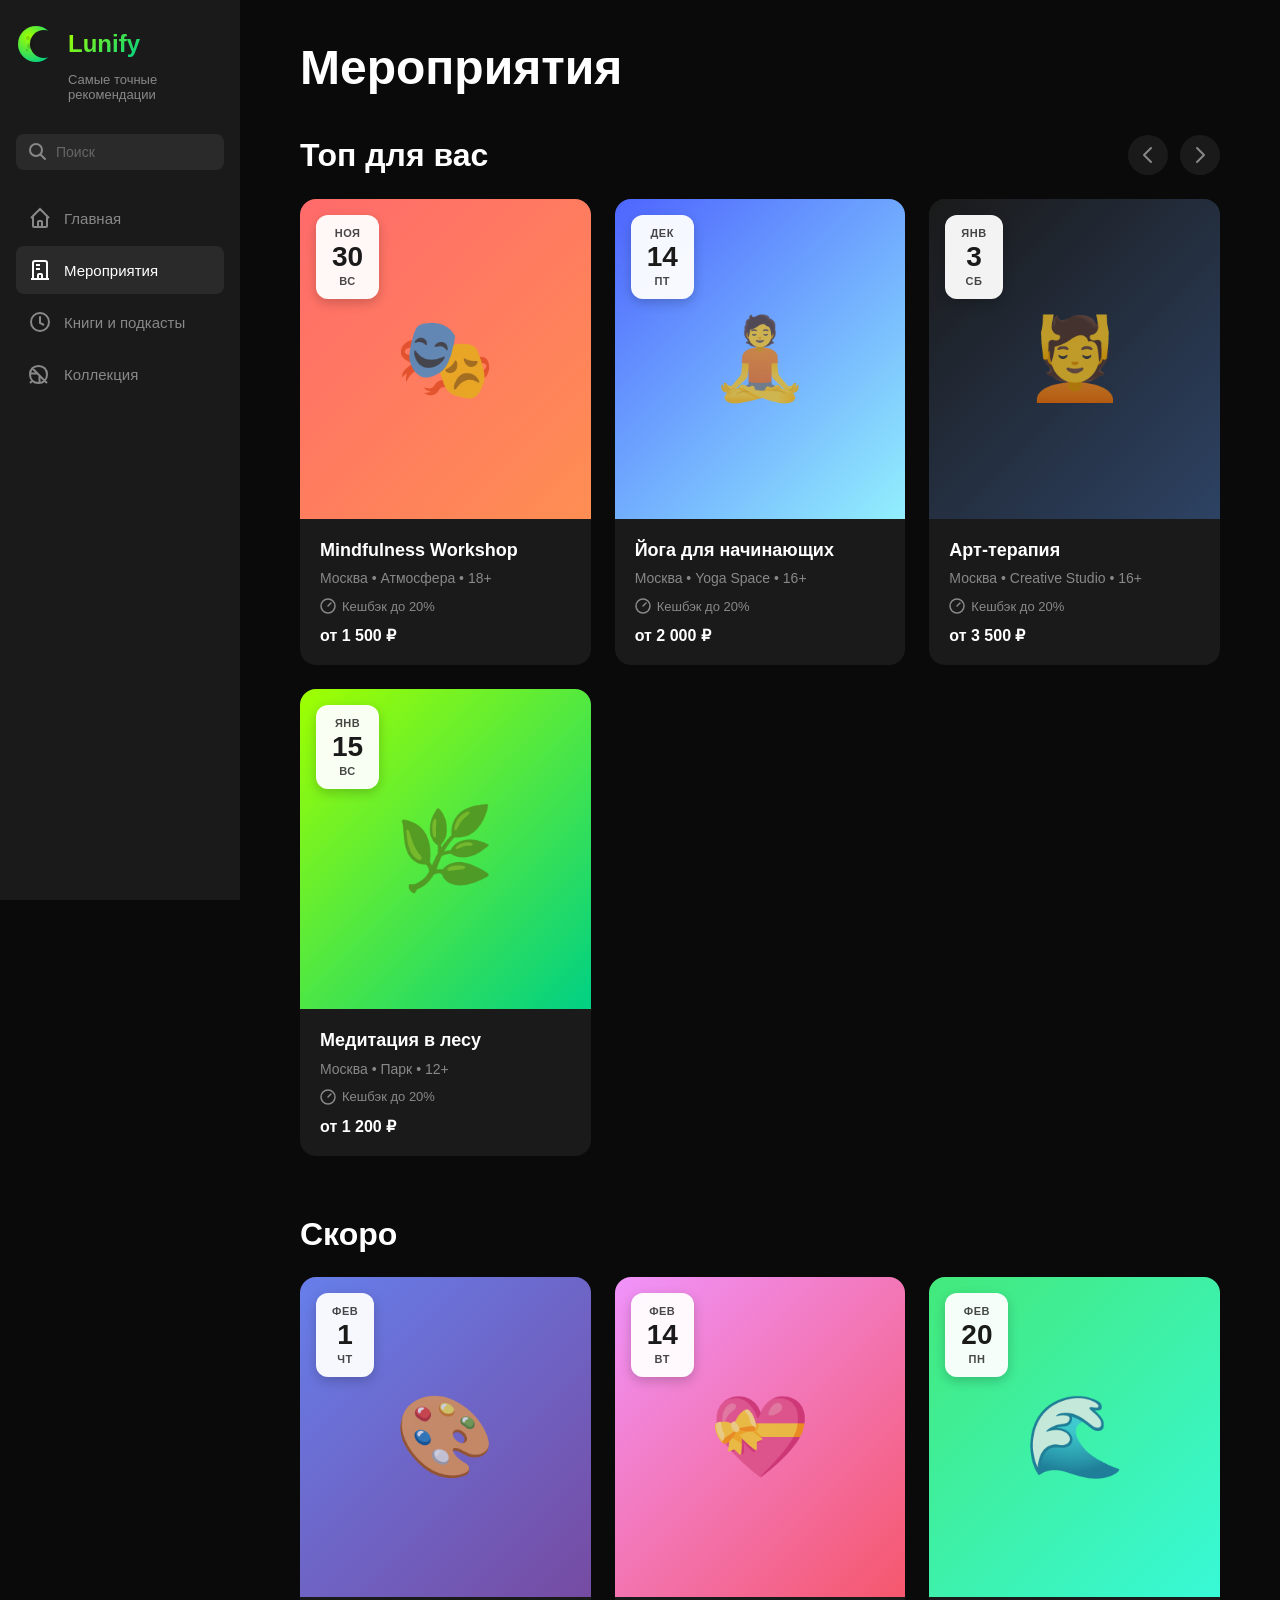
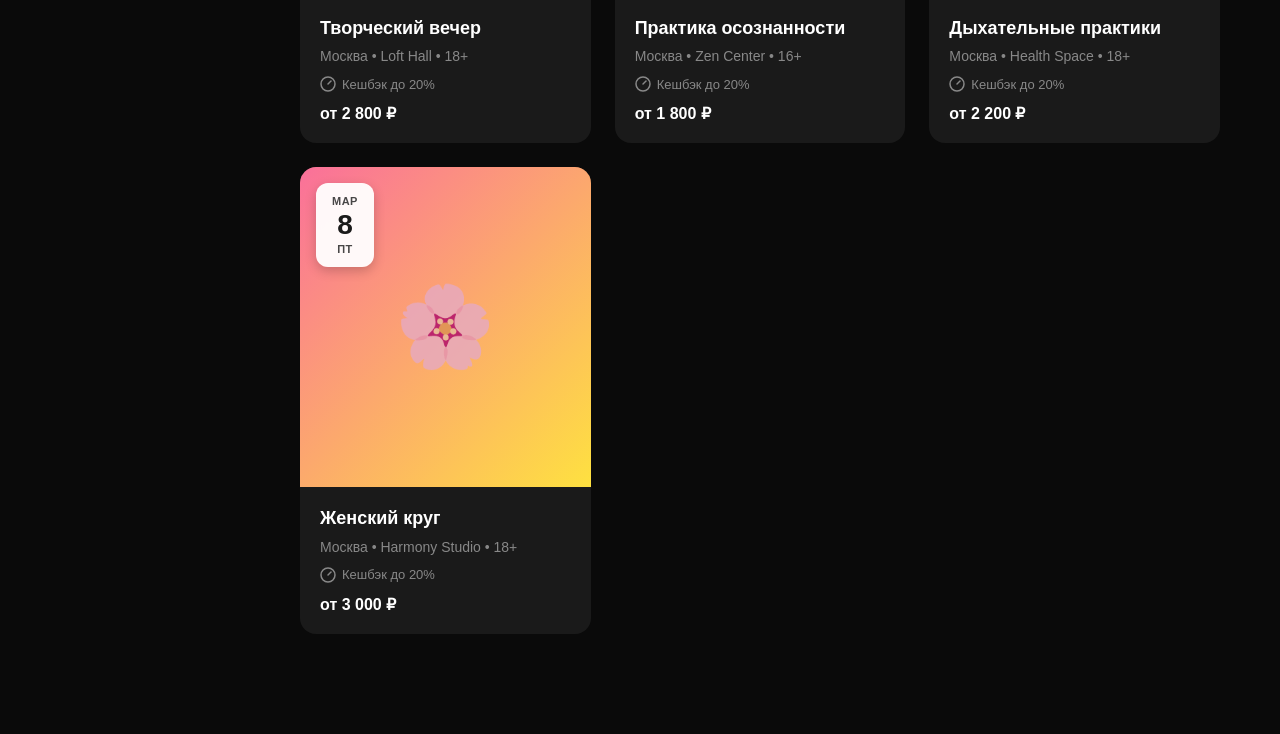
<file: events.html>
<!DOCTYPE html>
<html lang="ru">
<head>
    <meta charset="UTF-8">
    <meta name="viewport" content="width=device-width, initial-scale=1.0">
    <title>Мероприятия - Lunify</title>
    <link rel="stylesheet" href="css/events.css">
</head>
<body>
    <!-- Sidebar -->
    <aside class="sidebar">
        <div class="sidebar-header">
            <div class="logo">
                <svg class="moon-logo" viewBox="0 0 200 200" xmlns="http://www.w3.org/2000/svg">
                    <defs>
                        <radialGradient id="moonGradient" cx="30%" cy="30%" r="80%">
                            <stop offset="0%" stop-color="#A0FF00"/>
                            <stop offset="100%" stop-color="#00D084"/>
                        </radialGradient>
                        <mask id="moonMask">
                            <rect width="100%" height="100%" fill="white"/>
                            <circle cx="140" cy="100" r="70" fill="black"/>
                        </mask>
                    </defs>
                    <circle cx="100" cy="100" r="90" fill="url(#moonGradient)" mask="url(#moonMask)"/>
                    <circle cx="60" cy="70" r="10" fill="rgba(0,0,0,0.15)"/>
                    <circle cx="70" cy="110" r="14" fill="rgba(0,0,0,0.15)"/>
                    <circle cx="55" cy="130" r="6" fill="rgba(0,0,0,0.15)"/>
                    <circle cx="80" cy="85" r="8" fill="rgba(0,0,0,0.15)"/>
                </svg>
                <span class="logo-text">Lunify</span>
            </div>
            <p class="logo-subtitle">Самые точные рекомендации</p>
        </div>

        <!-- Search -->
        <div class="search-container">
            <svg class="search-icon" width="20" height="20" viewBox="0 0 20 20" fill="none">
                <circle cx="8" cy="8" r="6" stroke="currentColor" stroke-width="2"/>
                <path d="M12.5 12.5L17 17" stroke="currentColor" stroke-width="2" stroke-linecap="round"/>
            </svg>
            <input type="text" class="search-input" placeholder="Поиск">
        </div>

        <!-- Navigation -->
        <nav class="nav">
            <a href="#" class="nav-item">
                <svg class="nav-icon" width="24" height="24" viewBox="0 0 24 24" fill="none">
                    <path d="M3 12L5 10M5 10L12 3L19 10M5 10V20C5 20.5523 5.44772 21 6 21H9M19 10L21 12M19 10V20C19 20.5523 18.5523 21 18 21H15M9 21C9.55228 21 10 20.5523 10 20V16C10 15.4477 10.4477 15 11 15H13C13.5523 15 14 15.4477 14 16V20C14 20.5523 14.4477 21 15 21M9 21H15" stroke="currentColor" stroke-width="2"/>
                </svg>
                <span>Главная</span>
            </a>
            <a href="#" class="nav-item active">
                <svg class="nav-icon" width="24" height="24" viewBox="0 0 24 24" fill="none">
                    <path d="M19 21V5C19 3.89543 18.1046 3 17 3H7C5.89543 3 5 3.89543 5 5V21M19 21H21M19 21H14M5 21H3M5 21H10M10 21V17C10 16.4477 10.4477 16 11 16H13C13.5523 16 14 16.4477 14 17V21M10 21H14M8 7H12M8 11H12" stroke="currentColor" stroke-width="2"/>
                </svg>
                <span>Мероприятия</span>
            </a>
            <a href="#" class="nav-item">
                <svg class="nav-icon" width="24" height="24" viewBox="0 0 24 24" fill="none">
                    <path d="M12 6.253V13L16 15M21 12C21 16.9706 16.9706 21 12 21C7.02944 21 3 16.9706 3 12C3 7.02944 7.02944 3 12 3C16.9706 3 21 7.02944 21 12Z" stroke="currentColor" stroke-width="2"/>
                </svg>
                <span>Книги и подкасты</span>
            </a>
            <a href="#" class="nav-item">
                <svg class="nav-icon" width="24" height="24" viewBox="0 0 24 24" fill="none">
                    <path d="M4.318 6.318C5.889 4.747 8.041 4 10.5 4C12.959 4 15.111 4.747 16.682 6.318C18.253 7.889 19 10.041 19 12.5C19 14.959 18.253 17.111 16.682 18.682M4.318 6.318C2.747 7.889 2 10.041 2 12.5C2 14.959 2.747 17.111 4.318 18.682M4.318 6.318L9.5 11.5M16.682 18.682C15.111 20.253 12.959 21 10.5 21C8.041 21 5.889 20.253 4.318 18.682M16.682 18.682L11.5 13.5M16.682 18.682L19 21M4.318 18.682L2 21M11.5 13.5L9.5 11.5M11.5 13.5V21M9.5 11.5H2" stroke="currentColor" stroke-width="2"/>
                </svg>
                <span>Коллекция</span>
            </a>
        </nav>
    </aside>

    <!-- Main Content -->
    <main class="main-content">
        <div class="content-wrapper">
            <h1 class="page-title">Мероприятия</h1>

            <!-- Events Section -->
            <section class="events-section">
                <div class="section-header">
                    <h2 class="section-title">Топ для вас</h2>
                    <div class="nav-arrows">
                        <button class="nav-arrow prev">
                            <svg width="24" height="24" viewBox="0 0 24 24" fill="none">
                                <path d="M15 19L8 12L15 5" stroke="currentColor" stroke-width="2" stroke-linecap="round" stroke-linejoin="round"/>
                            </svg>
                        </button>
                        <button class="nav-arrow next">
                            <svg width="24" height="24" viewBox="0 0 24 24" fill="none">
                                <path d="M9 5L16 12L9 19" stroke="currentColor" stroke-width="2" stroke-linecap="round" stroke-linejoin="round"/>
                            </svg>
                        </button>
                    </div>
                </div>

                <div class="events-grid" id="eventsGrid">
                    <!-- Event Card 1 -->
                    <div class="event-card">
                        <div class="event-image" style="background: linear-gradient(135deg, #FF6B6B 0%, #FF8E53 100%);">
                            <div class="event-date">
                                <div class="date-month">НОЯ</div>
                                <div class="date-day">30</div>
                                <div class="date-dow">ВС</div>
                            </div>
                            <div class="placeholder-image">🎭</div>
                        </div>
                        <div class="event-info">
                            <h3 class="event-title">Mindfulness Workshop</h3>
                            <p class="event-location">Москва • Атмосфера • 18+</p>
                            <div class="event-meta">
                                <svg width="16" height="16" viewBox="0 0 16 16" fill="none">
                                    <circle cx="8" cy="8" r="7" stroke="currentColor" stroke-width="1.5"/>
                                    <path d="M8 8L11 5" stroke="currentColor" stroke-width="1.5" stroke-linecap="round"/>
                                </svg>
                                <span>Кешбэк до 20%</span>
                            </div>
                            <div class="event-price">от 1 500 ₽</div>
                        </div>
                    </div>

                    <!-- Event Card 2 -->
                    <div class="event-card">
                        <div class="event-image" style="background: linear-gradient(135deg, #4E65FF 0%, #92EFFD 100%);">
                            <div class="event-date">
                                <div class="date-month">ДЕК</div>
                                <div class="date-day">14</div>
                                <div class="date-dow">ПТ</div>
                            </div>
                            <div class="placeholder-image">🧘</div>
                        </div>
                        <div class="event-info">
                            <h3 class="event-title">Йога для начинающих</h3>
                            <p class="event-location">Москва • Yoga Space • 16+</p>
                            <div class="event-meta">
                                <svg width="16" height="16" viewBox="0 0 16 16" fill="none">
                                    <circle cx="8" cy="8" r="7" stroke="currentColor" stroke-width="1.5"/>
                                    <path d="M8 8L11 5" stroke="currentColor" stroke-width="1.5" stroke-linecap="round"/>
                                </svg>
                                <span>Кешбэк до 20%</span>
                            </div>
                            <div class="event-price">от 2 000 ₽</div>
                        </div>
                    </div>

                    <!-- Event Card 3 -->
                    <div class="event-card">
                        <div class="event-image" style="background: linear-gradient(135deg, #1A1A1A 0%, #2D4263 100%);">
                            <div class="event-date">
                                <div class="date-month">ЯНВ</div>
                                <div class="date-day">3</div>
                                <div class="date-dow">СБ</div>
                            </div>
                            <div class="placeholder-image">💆</div>
                        </div>
                        <div class="event-info">
                            <h3 class="event-title">Арт-терапия</h3>
                            <p class="event-location">Москва • Creative Studio • 16+</p>
                            <div class="event-meta">
                                <svg width="16" height="16" viewBox="0 0 16 16" fill="none">
                                    <circle cx="8" cy="8" r="7" stroke="currentColor" stroke-width="1.5"/>
                                    <path d="M8 8L11 5" stroke="currentColor" stroke-width="1.5" stroke-linecap="round"/>
                                </svg>
                                <span>Кешбэк до 20%</span>
                            </div>
                            <div class="event-price">от 3 500 ₽</div>
                        </div>
                    </div>

                    <!-- Event Card 4 -->
                    <div class="event-card">
                        <div class="event-image" style="background: linear-gradient(135deg, #A0FF00 0%, #00D084 100%);">
                            <div class="event-date">
                                <div class="date-month">ЯНВ</div>
                                <div class="date-day">15</div>
                                <div class="date-dow">ВС</div>
                            </div>
                            <div class="placeholder-image">🌿</div>
                        </div>
                        <div class="event-info">
                            <h3 class="event-title">Медитация в лесу</h3>
                            <p class="event-location">Москва • Парк • 12+</p>
                            <div class="event-meta">
                                <svg width="16" height="16" viewBox="0 0 16 16" fill="none">
                                    <circle cx="8" cy="8" r="7" stroke="currentColor" stroke-width="1.5"/>
                                    <path d="M8 8L11 5" stroke="currentColor" stroke-width="1.5" stroke-linecap="round"/>
                                </svg>
                                <span>Кешбэк до 20%</span>
                            </div>
                            <div class="event-price">от 1 200 ₽</div>
                        </div>
                    </div>
                </div>
            </section>

            <!-- More sections can be added -->
            <section class="events-section">
                <div class="section-header">
                    <h2 class="section-title">Скоро</h2>
                </div>

                <div class="events-grid">
                    <!-- Event Card 5 -->
                    <div class="event-card">
                        <div class="event-image" style="background: linear-gradient(135deg, #667EEA 0%, #764BA2 100%);">
                            <div class="event-date">
                                <div class="date-month">ФЕВ</div>
                                <div class="date-day">1</div>
                                <div class="date-dow">ЧТ</div>
                            </div>
                            <div class="placeholder-image">🎨</div>
                        </div>
                        <div class="event-info">
                            <h3 class="event-title">Творческий вечер</h3>
                            <p class="event-location">Москва • Loft Hall • 18+</p>
                            <div class="event-meta">
                                <svg width="16" height="16" viewBox="0 0 16 16" fill="none">
                                    <circle cx="8" cy="8" r="7" stroke="currentColor" stroke-width="1.5"/>
                                    <path d="M8 8L11 5" stroke="currentColor" stroke-width="1.5" stroke-linecap="round"/>
                                </svg>
                                <span>Кешбэк до 20%</span>
                            </div>
                            <div class="event-price">от 2 800 ₽</div>
                        </div>
                    </div>

                    <!-- Event Card 6 -->
                    <div class="event-card">
                        <div class="event-image" style="background: linear-gradient(135deg, #F093FB 0%, #F5576C 100%);">
                            <div class="event-date">
                                <div class="date-month">ФЕВ</div>
                                <div class="date-day">14</div>
                                <div class="date-dow">ВТ</div>
                            </div>
                            <div class="placeholder-image">💝</div>
                        </div>
                        <div class="event-info">
                            <h3 class="event-title">Практика осознанности</h3>
                            <p class="event-location">Москва • Zen Center • 16+</p>
                            <div class="event-meta">
                                <svg width="16" height="16" viewBox="0 0 16 16" fill="none">
                                    <circle cx="8" cy="8" r="7" stroke="currentColor" stroke-width="1.5"/>
                                    <path d="M8 8L11 5" stroke="currentColor" stroke-width="1.5" stroke-linecap="round"/>
                                </svg>
                                <span>Кешбэк до 20%</span>
                            </div>
                            <div class="event-price">от 1 800 ₽</div>
                        </div>
                    </div>

                    <!-- Event Card 7 -->
                    <div class="event-card">
                        <div class="event-image" style="background: linear-gradient(135deg, #43E97B 0%, #38F9D7 100%);">
                            <div class="event-date">
                                <div class="date-month">ФЕВ</div>
                                <div class="date-day">20</div>
                                <div class="date-dow">ПН</div>
                            </div>
                            <div class="placeholder-image">🌊</div>
                        </div>
                        <div class="event-info">
                            <h3 class="event-title">Дыхательные практики</h3>
                            <p class="event-location">Москва • Health Space • 18+</p>
                            <div class="event-meta">
                                <svg width="16" height="16" viewBox="0 0 16 16" fill="none">
                                    <circle cx="8" cy="8" r="7" stroke="currentColor" stroke-width="1.5"/>
                                    <path d="M8 8L11 5" stroke="currentColor" stroke-width="1.5" stroke-linecap="round"/>
                                </svg>
                                <span>Кешбэк до 20%</span>
                            </div>
                            <div class="event-price">от 2 200 ₽</div>
                        </div>
                    </div>

                    <!-- Event Card 8 -->
                    <div class="event-card">
                        <div class="event-image" style="background: linear-gradient(135deg, #FA709A 0%, #FEE140 100%);">
                            <div class="event-date">
                                <div class="date-month">МАР</div>
                                <div class="date-day">8</div>
                                <div class="date-dow">ПТ</div>
                            </div>
                            <div class="placeholder-image">🌸</div>
                        </div>
                        <div class="event-info">
                            <h3 class="event-title">Женский круг</h3>
                            <p class="event-location">Москва • Harmony Studio • 18+</p>
                            <div class="event-meta">
                                <svg width="16" height="16" viewBox="0 0 16 16" fill="none">
                                    <circle cx="8" cy="8" r="7" stroke="currentColor" stroke-width="1.5"/>
                                    <path d="M8 8L11 5" stroke="currentColor" stroke-width="1.5" stroke-linecap="round"/>
                                </svg>
                                <span>Кешбэк до 20%</span>
                            </div>
                            <div class="event-price">от 3 000 ₽</div>
                        </div>
                    </div>
                </div>
            </section>
        </div>
    </main>

    <script src="js/events.js"></script>
</body>
</html>
</file>
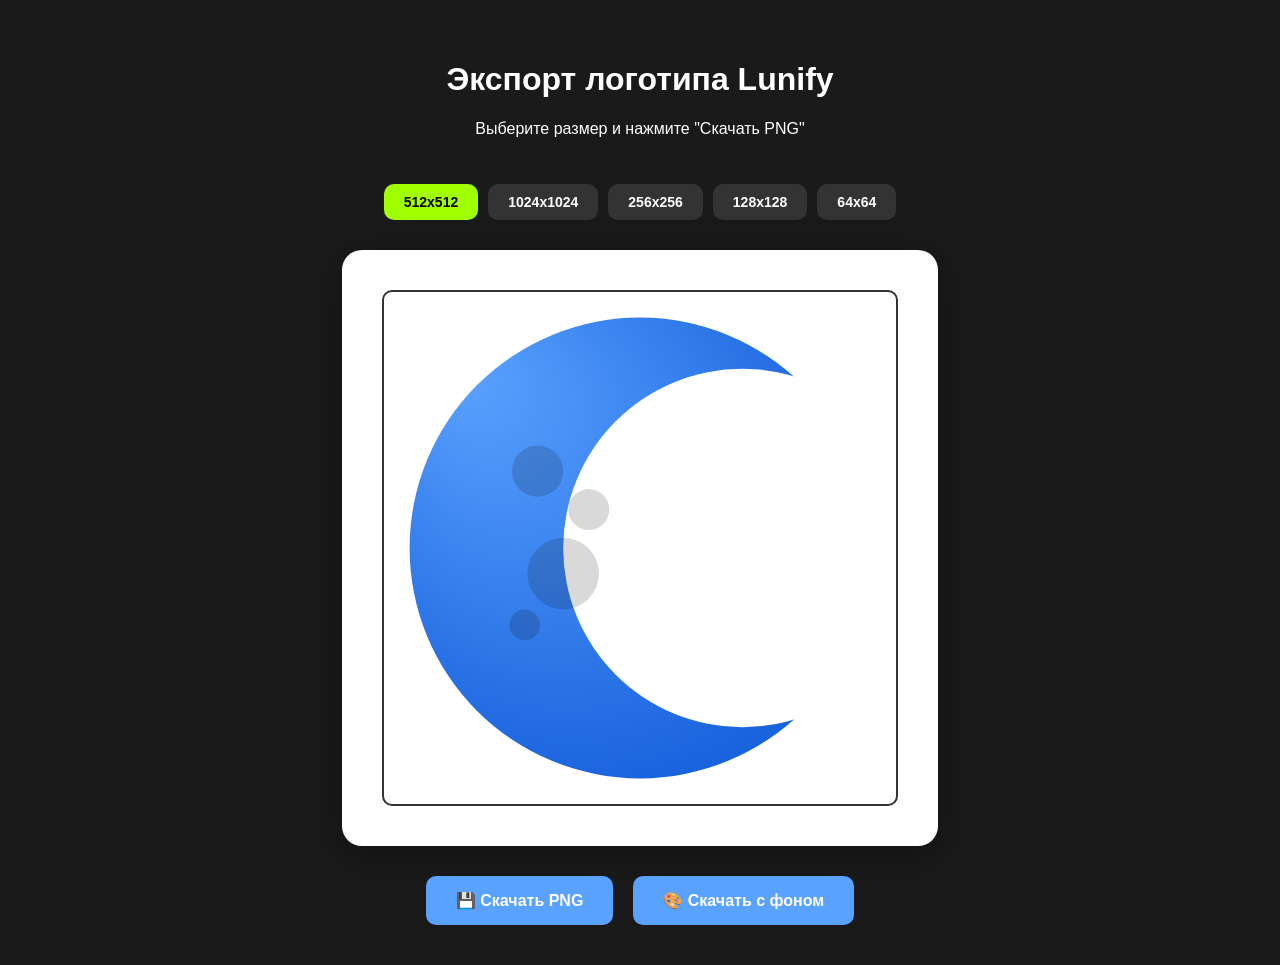
<file: logo-export.html>
<!DOCTYPE html>
<html lang="ru">
<head>
    <meta charset="UTF-8">
    <meta name="viewport" content="width=device-width, initial-scale=1.0">
    <title>Lunify Logo Export</title>
    <style>
        body {
            margin: 0;
            padding: 40px;
            background: #1a1a1a;
            display: flex;
            flex-direction: column;
            align-items: center;
            gap: 30px;
            font-family: -apple-system, BlinkMacSystemFont, 'Segoe UI', sans-serif;
        }

        .instructions {
            color: white;
            text-align: center;
            max-width: 600px;
        }

        .logo-container {
            background: white;
            padding: 40px;
            border-radius: 20px;
            box-shadow: 0 10px 40px rgba(0, 0, 0, 0.3);
        }

        canvas {
            display: block;
            border: 2px solid #333;
            border-radius: 10px;
        }

        .buttons {
            display: flex;
            gap: 20px;
        }

        button {
            padding: 15px 30px;
            font-size: 16px;
            font-weight: 600;
            border: none;
            border-radius: 10px;
            cursor: pointer;
            transition: all 0.3s ease;
            background: #5AA2FF;
            color: white;
        }

        button:hover {
            background: #004AD0;
            transform: translateY(-2px);
            box-shadow: 0 5px 20px rgba(90, 162, 255, 0.4);
        }

        .size-options {
            display: flex;
            gap: 10px;
            flex-wrap: wrap;
            justify-content: center;
        }

        .size-btn {
            padding: 10px 20px;
            font-size: 14px;
            background: #333;
        }

        .size-btn.active {
            background: #A0FF00;
            color: #000;
        }
    </style>
</head>
<body>
    <div class="instructions">
        <h1>Экспорт логотипа Lunify</h1>
        <p>Выберите размер и нажмите "Скачать PNG"</p>
    </div>

    <div class="size-options">
        <button class="size-btn active" onclick="changeSize(512)">512x512</button>
        <button class="size-btn" onclick="changeSize(1024)">1024x1024</button>
        <button class="size-btn" onclick="changeSize(256)">256x256</button>
        <button class="size-btn" onclick="changeSize(128)">128x128</button>
        <button class="size-btn" onclick="changeSize(64)">64x64</button>
    </div>

    <div class="logo-container">
        <canvas id="logoCanvas" width="512" height="512"></canvas>
    </div>

    <div class="buttons">
        <button onclick="downloadLogo()">💾 Скачать PNG</button>
        <button onclick="downloadWithBackground()">🎨 Скачать с фоном</button>
    </div>

    <script>
        let currentSize = 512;

        function drawLogo(withBackground = false) {
            const canvas = document.getElementById('logoCanvas');
            const ctx = canvas.getContext('2d');
            const size = currentSize;

            canvas.width = size;
            canvas.height = size;

            // Clear canvas
            ctx.clearRect(0, 0, size, size);

            // Background if needed
            if (withBackground) {
                const gradient = ctx.createLinearGradient(0, 0, size, size);
                gradient.addColorStop(0, '#1a1a1a');
                gradient.addColorStop(1, '#0a0a0a');
                ctx.fillStyle = gradient;
                ctx.fillRect(0, 0, size, size);
            }

            // Scale factor
            const scale = size / 200;
            ctx.scale(scale, scale);

            // Create gradient for moon
            const moonGradient = ctx.createRadialGradient(30, 30, 0, 100, 100, 160);
            moonGradient.addColorStop(0, '#5AA2FF');
            moonGradient.addColorStop(1, '#004AD0');

            // Draw main circle
            ctx.fillStyle = moonGradient;
            ctx.beginPath();
            ctx.arc(100, 100, 90, 0, Math.PI * 2);
            ctx.fill();

            // Cut out crescent (create mask effect)
            ctx.globalCompositeOperation = 'destination-out';
            ctx.beginPath();
            ctx.arc(140, 100, 70, 0, Math.PI * 2);
            ctx.fill();

            // Reset composite operation
            ctx.globalCompositeOperation = 'source-over';

            // Draw craters
            ctx.fillStyle = 'rgba(0, 0, 0, 0.15)';

            // Crater 1
            ctx.beginPath();
            ctx.arc(60, 70, 10, 0, Math.PI * 2);
            ctx.fill();

            // Crater 2 (largest)
            ctx.beginPath();
            ctx.arc(70, 110, 14, 0, Math.PI * 2);
            ctx.fill();

            // Crater 3 (smallest)
            ctx.beginPath();
            ctx.arc(55, 130, 6, 0, Math.PI * 2);
            ctx.fill();

            // Crater 4
            ctx.beginPath();
            ctx.arc(80, 85, 8, 0, Math.PI * 2);
            ctx.fill();
        }

        function changeSize(size) {
            currentSize = size;

            // Update active button
            document.querySelectorAll('.size-btn').forEach(btn => {
                btn.classList.remove('active');
            });
            event.target.classList.add('active');

            drawLogo();
        }

        function downloadLogo() {
            const canvas = document.getElementById('logoCanvas');
            const link = document.createElement('a');
            link.download = `lunify-logo-${currentSize}x${currentSize}.png`;
            link.href = canvas.toDataURL('image/png');
            link.click();
        }

        function downloadWithBackground() {
            drawLogo(true);
            const canvas = document.getElementById('logoCanvas');
            const link = document.createElement('a');
            link.download = `lunify-logo-with-bg-${currentSize}x${currentSize}.png`;
            link.href = canvas.toDataURL('image/png');
            link.click();

            // Redraw without background
            setTimeout(() => drawLogo(), 100);
        }

        // Initial draw
        drawLogo();
    </script>
</body>
</html>
</file>
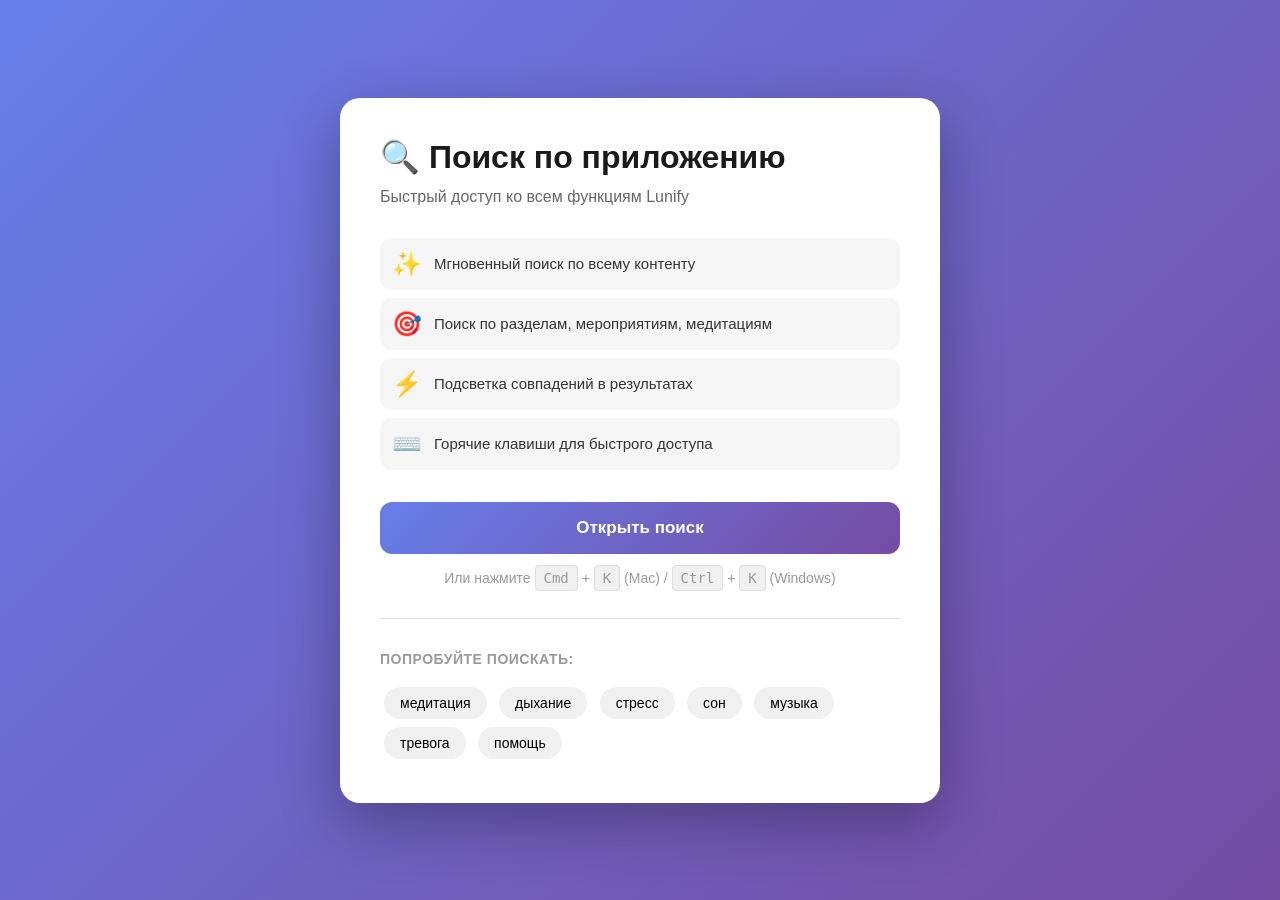
<file: search-demo.html>
<!DOCTYPE html>
<html lang="ru">
<head>
    <meta charset="UTF-8">
    <meta name="viewport" content="width=device-width, initial-scale=1.0">
    <title>Демонстрация поиска - Lunify</title>
    <style>
        * {
            margin: 0;
            padding: 0;
            box-sizing: border-box;
        }

        body {
            font-family: -apple-system, BlinkMacSystemFont, 'SF Pro Display', 'Segoe UI', sans-serif;
            background: linear-gradient(135deg, #667eea 0%, #764ba2 100%);
            min-height: 100vh;
            display: flex;
            align-items: center;
            justify-content: center;
            padding: 20px;
        }

        .demo-container {
            background: white;
            border-radius: 20px;
            padding: 40px;
            max-width: 600px;
            width: 100%;
            box-shadow: 0 20px 60px rgba(0, 0, 0, 0.3);
        }

        h1 {
            font-size: 32px;
            font-weight: 700;
            margin-bottom: 12px;
            color: #1a1a1a;
        }

        .subtitle {
            font-size: 16px;
            color: #666;
            margin-bottom: 32px;
        }

        .feature-list {
            margin-bottom: 32px;
        }

        .feature-item {
            display: flex;
            align-items: center;
            gap: 12px;
            padding: 12px;
            margin-bottom: 8px;
            background: #f5f5f5;
            border-radius: 12px;
        }

        .feature-icon {
            font-size: 24px;
        }

        .feature-text {
            font-size: 15px;
            color: #333;
        }

        .search-button {
            width: 100%;
            padding: 16px;
            background: linear-gradient(135deg, #667eea 0%, #764ba2 100%);
            color: white;
            border: none;
            border-radius: 12px;
            font-size: 17px;
            font-weight: 600;
            cursor: pointer;
            transition: transform 0.2s;
        }

        .search-button:hover {
            transform: translateY(-2px);
        }

        .search-button:active {
            transform: translateY(0);
        }

        .keyboard-hint {
            text-align: center;
            margin-top: 16px;
            font-size: 14px;
            color: #999;
        }

        .keyboard-hint kbd {
            background: #f0f0f0;
            padding: 4px 8px;
            border-radius: 4px;
            font-family: monospace;
            border: 1px solid #ddd;
        }

        .demo-searches {
            margin-top: 32px;
            padding-top: 32px;
            border-top: 1px solid #e0e0e0;
        }

        .demo-title {
            font-size: 14px;
            font-weight: 600;
            text-transform: uppercase;
            color: #999;
            margin-bottom: 16px;
            letter-spacing: 0.5px;
        }

        .search-chip {
            display: inline-block;
            padding: 8px 16px;
            background: #f0f0f0;
            border-radius: 20px;
            margin: 4px;
            cursor: pointer;
            font-size: 14px;
            transition: background 0.2s;
        }

        .search-chip:hover {
            background: #e0e0e0;
        }
    </style>
</head>
<body>
    <div class="demo-container">
        <h1>🔍 Поиск по приложению</h1>
        <p class="subtitle">Быстрый доступ ко всем функциям Lunify</p>

        <div class="feature-list">
            <div class="feature-item">
                <span class="feature-icon">✨</span>
                <span class="feature-text">Мгновенный поиск по всему контенту</span>
            </div>
            <div class="feature-item">
                <span class="feature-icon">🎯</span>
                <span class="feature-text">Поиск по разделам, мероприятиям, медитациям</span>
            </div>
            <div class="feature-item">
                <span class="feature-icon">⚡</span>
                <span class="feature-text">Подсветка совпадений в результатах</span>
            </div>
            <div class="feature-item">
                <span class="feature-icon">⌨️</span>
                <span class="feature-text">Горячие клавиши для быстрого доступа</span>
            </div>
        </div>

        <button class="search-button" onclick="openSearch()">
            Открыть поиск
        </button>

        <div class="keyboard-hint">
            Или нажмите <kbd>Cmd</kbd> + <kbd>K</kbd> (Mac) / <kbd>Ctrl</kbd> + <kbd>K</kbd> (Windows)
        </div>

        <div class="demo-searches">
            <div class="demo-title">Попробуйте поискать:</div>
            <span class="search-chip" onclick="searchFor('медитация')">медитация</span>
            <span class="search-chip" onclick="searchFor('дыхание')">дыхание</span>
            <span class="search-chip" onclick="searchFor('стресс')">стресс</span>
            <span class="search-chip" onclick="searchFor('сон')">сон</span>
            <span class="search-chip" onclick="searchFor('музыка')">музыка</span>
            <span class="search-chip" onclick="searchFor('тревога')">тревога</span>
            <span class="search-chip" onclick="searchFor('помощь')">помощь</span>
        </div>
    </div>

    <script>
        function openSearch() {
            // Redirect to main page with search open
            alert('В реальном приложении откроется модальное окно поиска.\n\nОткройте index.html и нажмите на поле поиска в сайдбаре или используйте Cmd+K / Ctrl+K');
        }

        function searchFor(query) {
            alert(`Поиск: "${query}"\n\nВ реальном приложении откроется поиск с результатами для: ${query}`);
        }

        // Keyboard shortcut demo
        document.addEventListener('keydown', (e) => {
            if ((e.metaKey || e.ctrlKey) && e.key === 'k') {
                e.preventDefault();
                openSearch();
            }
        });
    </script>
</body>
</html>
</file>
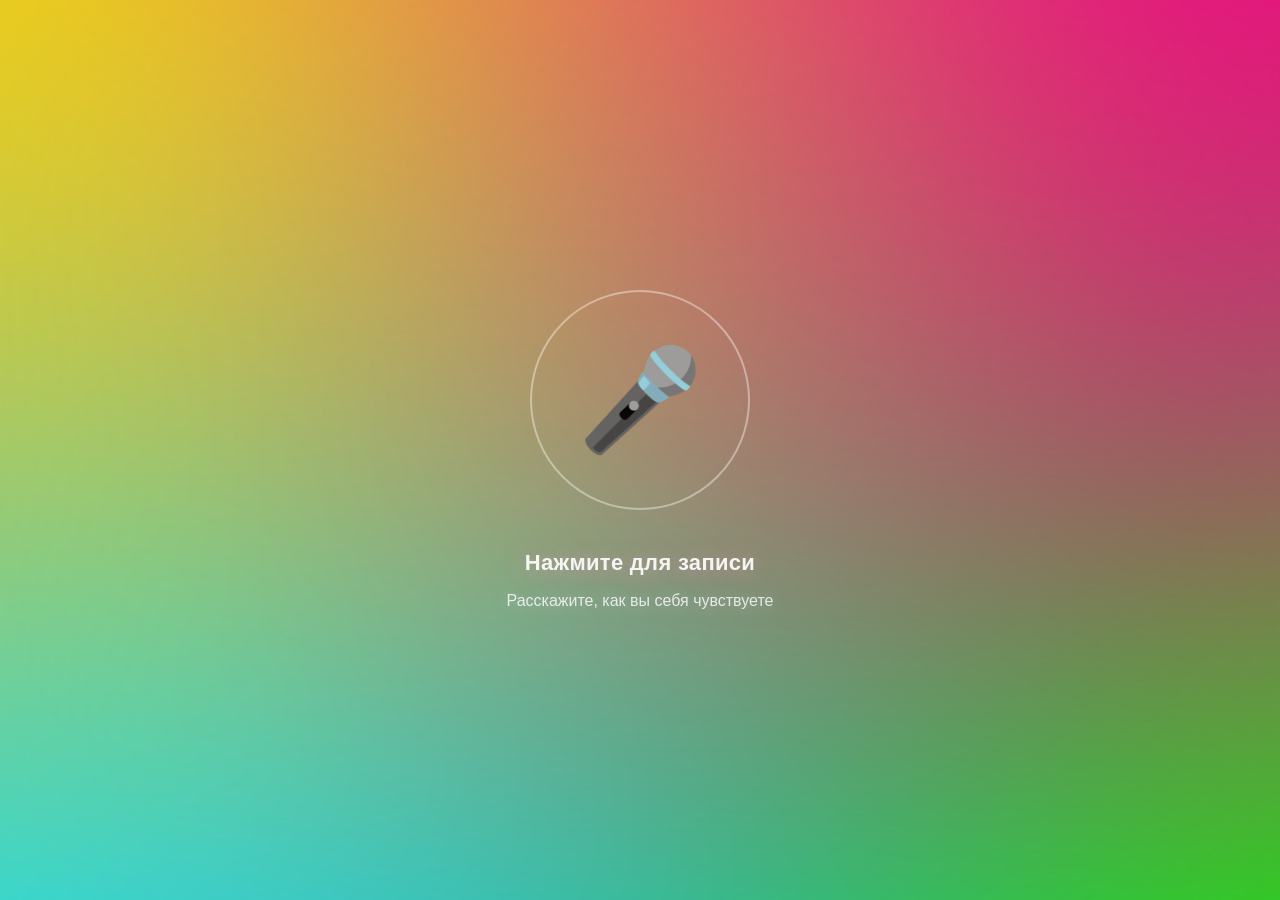
<file: test-gradient.html>
<!DOCTYPE html>
<html lang="ru">
<head>
    <meta charset="UTF-8">
    <meta name="viewport" content="width=device-width, initial-scale=1.0">
    <title>Тест градиента</title>
    <link rel="stylesheet" href="css/style.css">
    <style>
        body {
            margin: 0;
            padding: 0;
            font-family: -apple-system, BlinkMacSystemFont, 'SF Pro Display', 'Segoe UI', sans-serif;
        }
        .test-container {
            width: 100vw;
            height: 100vh;
            display: flex;
            align-items: center;
            justify-content: center;
        }
        .voice-section {
            width: 100%;
            height: 100%;
        }
    </style>
</head>
<body>
    <div class="test-container">
        <div class="voice-section">
            <button class="voice-button" id="voiceBtn">🎤</button>
            <div class="voice-status" id="voiceStatus">Нажмите для записи</div>
            <div class="voice-hint">Расскажите, как вы себя чувствуете</div>
        </div>
    </div>

    <script>
        // Тест переключения состояния записи
        const btn = document.getElementById('voiceBtn');
        const status = document.getElementById('voiceStatus');
        let isRecording = false;

        btn.addEventListener('click', () => {
            isRecording = !isRecording;
            if (isRecording) {
                btn.classList.add('recording');
                status.classList.add('recording');
                status.textContent = 'Идет запись...';
            } else {
                btn.classList.remove('recording');
                status.classList.remove('recording');
                status.textContent = 'Нажмите для записи';
            }
        });
    </script>
</body>
</html>
</file>
<file: css/events.css>
/* Reset & Base Styles */
* {
    margin: 0;
    padding: 0;
    box-sizing: border-box;
}

body {
    font-family: -apple-system, BlinkMacSystemFont, 'Segoe UI', 'Roboto', 'Helvetica Neue', Arial, sans-serif;
    background: #0a0a0a;
    color: #ffffff;
    overflow-x: hidden;
}

/* Layout */
body {
    display: flex;
    min-height: 100vh;
}

/* Sidebar */
.sidebar {
    width: 240px;
    background: #1a1a1a;
    padding: 24px 16px;
    position: fixed;
    left: 0;
    top: 0;
    bottom: 0;
    overflow-y: auto;
    z-index: 100;
}

.sidebar-header {
    margin-bottom: 32px;
}

.logo {
    display: flex;
    align-items: center;
    gap: 12px;
    margin-bottom: 8px;
}

.moon-logo {
    width: 40px;
    height: 40px;
    flex-shrink: 0;
}

.logo-text {
    font-size: 24px;
    font-weight: 700;
    background: linear-gradient(135deg, #A0FF00 0%, #00D084 100%);
    -webkit-background-clip: text;
    -webkit-text-fill-color: transparent;
    background-clip: text;
}

.logo-subtitle {
    font-size: 13px;
    color: #888;
    font-weight: 400;
    padding-left: 52px;
}

/* Search */
.search-container {
    position: relative;
    margin-bottom: 24px;
}

.search-icon {
    position: absolute;
    left: 12px;
    top: 50%;
    transform: translateY(-50%);
    color: #888;
    pointer-events: none;
}

.search-input {
    width: 100%;
    padding: 10px 12px 10px 40px;
    background: #2a2a2a;
    border: none;
    border-radius: 8px;
    color: #fff;
    font-size: 14px;
    outline: none;
    transition: background 0.2s;
}

.search-input:focus {
    background: #333;
}

.search-input::placeholder {
    color: #666;
}

/* Navigation */
.nav {
    display: flex;
    flex-direction: column;
    gap: 4px;
}

.nav-item {
    display: flex;
    align-items: center;
    gap: 12px;
    padding: 12px 12px;
    border-radius: 8px;
    color: #888;
    text-decoration: none;
    font-size: 15px;
    font-weight: 500;
    transition: all 0.2s;
    cursor: pointer;
}

.nav-item:hover {
    background: #2a2a2a;
    color: #fff;
}

.nav-item.active {
    background: #2a2a2a;
    color: #fff;
}

.nav-icon {
    width: 24px;
    height: 24px;
    flex-shrink: 0;
}

/* Main Content */
.main-content {
    margin-left: 240px;
    flex: 1;
    padding: 40px 60px;
    max-width: 100%;
}

.content-wrapper {
    max-width: 1400px;
}

.page-title {
    font-size: 48px;
    font-weight: 700;
    margin-bottom: 40px;
    color: #fff;
}

/* Events Section */
.events-section {
    margin-bottom: 60px;
}

.section-header {
    display: flex;
    justify-content: space-between;
    align-items: center;
    margin-bottom: 24px;
}

.section-title {
    font-size: 32px;
    font-weight: 700;
    color: #fff;
}

.nav-arrows {
    display: flex;
    gap: 12px;
}

.nav-arrow {
    width: 40px;
    height: 40px;
    border-radius: 50%;
    background: #1a1a1a;
    border: none;
    color: #888;
    cursor: pointer;
    display: flex;
    align-items: center;
    justify-content: center;
    transition: all 0.2s;
}

.nav-arrow:hover {
    background: #2a2a2a;
    color: #fff;
    transform: scale(1.05);
}

.nav-arrow:active {
    transform: scale(0.95);
}

/* Events Grid */
.events-grid {
    display: grid;
    grid-template-columns: repeat(auto-fill, minmax(280px, 1fr));
    gap: 24px;
}

/* Event Card */
.event-card {
    background: #1a1a1a;
    border-radius: 16px;
    overflow: hidden;
    cursor: pointer;
    transition: all 0.3s ease;
}

.event-card:hover {
    transform: translateY(-8px);
    box-shadow: 0 20px 40px rgba(0, 0, 0, 0.5);
}

.event-image {
    position: relative;
    width: 100%;
    height: 320px;
    display: flex;
    align-items: center;
    justify-content: center;
    overflow: hidden;
}

.event-date {
    position: absolute;
    top: 16px;
    left: 16px;
    background: rgba(255, 255, 255, 0.95);
    backdrop-filter: blur(10px);
    padding: 12px 16px;
    border-radius: 12px;
    text-align: center;
    font-weight: 700;
    color: #1a1a1a;
    box-shadow: 0 4px 12px rgba(0, 0, 0, 0.2);
}

.date-month {
    font-size: 11px;
    text-transform: uppercase;
    letter-spacing: 0.5px;
    opacity: 0.8;
}

.date-day {
    font-size: 28px;
    line-height: 1;
    margin: 4px 0;
}

.date-dow {
    font-size: 11px;
    text-transform: uppercase;
    letter-spacing: 0.5px;
    opacity: 0.8;
}

.placeholder-image {
    font-size: 80px;
    filter: brightness(0.9) opacity(0.8);
}

.event-info {
    padding: 20px;
}

.event-title {
    font-size: 18px;
    font-weight: 700;
    margin-bottom: 8px;
    color: #fff;
    line-height: 1.3;
}

.event-location {
    font-size: 14px;
    color: #888;
    margin-bottom: 12px;
}

.event-meta {
    display: flex;
    align-items: center;
    gap: 6px;
    font-size: 13px;
    color: #888;
    margin-bottom: 12px;
}

.event-meta svg {
    color: #888;
}

.event-price {
    font-size: 16px;
    font-weight: 600;
    color: #fff;
}

/* Responsive */
@media (max-width: 1200px) {
    .main-content {
        padding: 40px 40px;
    }

    .events-grid {
        grid-template-columns: repeat(auto-fill, minmax(240px, 1fr));
        gap: 20px;
    }
}

@media (max-width: 968px) {
    .sidebar {
        width: 60px;
        padding: 24px 8px;
    }

    .logo-text,
    .logo-subtitle,
    .nav-item span,
    .search-container {
        display: none;
    }

    .logo {
        justify-content: center;
    }

    .nav-item {
        justify-content: center;
    }

    .main-content {
        margin-left: 60px;
        padding: 32px 24px;
    }

    .page-title {
        font-size: 36px;
        margin-bottom: 32px;
    }

    .section-title {
        font-size: 24px;
    }

    .events-grid {
        grid-template-columns: repeat(auto-fill, minmax(220px, 1fr));
        gap: 16px;
    }
}

@media (max-width: 640px) {
    .sidebar {
        display: none;
    }

    .main-content {
        margin-left: 0;
        padding: 24px 16px;
    }

    .page-title {
        font-size: 28px;
        margin-bottom: 24px;
    }

    .section-title {
        font-size: 20px;
    }

    .events-grid {
        grid-template-columns: 1fr;
    }

    .event-image {
        height: 280px;
    }

    .nav-arrows {
        display: none;
    }
}

/* Scrollbar Styling */
.sidebar::-webkit-scrollbar {
    width: 6px;
}

.sidebar::-webkit-scrollbar-track {
    background: transparent;
}

.sidebar::-webkit-scrollbar-thumb {
    background: #333;
    border-radius: 3px;
}

.sidebar::-webkit-scrollbar-thumb:hover {
    background: #444;
}

/* Smooth Scrolling */
html {
    scroll-behavior: smooth;
}

/* Selection */
::selection {
    background: rgba(160, 255, 0, 0.3);
    color: #fff;
}
</file>
<file: css/style.css>
* {
    margin: 0;
    padding: 0;
    box-sizing: border-box;
    -webkit-tap-highlight-color: transparent;
}

:root {
    --primary-gradient: linear-gradient(135deg, #667eea 0%, #764ba2 100%);
    --bg-color: #f2f2f7;
    --card-bg: #ffffff;
    --text-primary: #000000;
    --text-secondary: #000000;
    --border-color: #c6c6c8;
    --sidebar-bg: #ffffff;
    --sidebar-text: #000000;
    --safe-area-top: env(safe-area-inset-top);
    --safe-area-bottom: env(safe-area-inset-bottom);
}

/* ========================================
   DARK THEME
   ======================================== */

[data-theme="dark"] {
    --bg-color: #000000;
    --card-bg: #1c1c1e;
    --text-primary: #ffffff;
    --text-secondary: #ffffff;
    --border-color: #38383a;
    --sidebar-bg: #1c1c1e;
    --sidebar-text: #ffffff;
}

body {
    font-family: -apple-system, BlinkMacSystemFont, 'SF Pro Display', 'Segoe UI', sans-serif;
    background: var(--bg-color);
    color: var(--text-primary);
    overflow-x: hidden;
    padding-top: var(--safe-area-top);
    padding-bottom: var(--safe-area-bottom);
    transition: background-color 0.3s ease, color 0.3s ease;
}

/* Smooth theme transitions */
.theme-transitioning,
.theme-transitioning * {
    transition: background-color 0.3s ease,
                color 0.3s ease,
                border-color 0.3s ease,
                box-shadow 0.3s ease !important;
}

/* ========================================
   SEARCH MODAL STYLES
   ======================================== */

.search-modal {
    position: fixed;
    top: 0;
    left: 0;
    right: 0;
    bottom: 0;
    background: rgba(0, 0, 0, 0.5);
    backdrop-filter: blur(10px);
    z-index: 10000;
    display: flex;
    align-items: flex-start;
    justify-content: center;
    padding: 60px 20px;
    opacity: 0;
    pointer-events: none;
    transition: opacity 0.3s ease;
}

.search-modal.active {
    opacity: 1;
    pointer-events: all;
}

.search-modal-content {
    background: var(--card-bg);
    border-radius: 16px;
    width: 100%;
    max-width: 640px;
    max-height: calc(100vh - 120px);
    display: flex;
    flex-direction: column;
    overflow: hidden;
    box-shadow: 0 20px 60px rgba(0, 0, 0, 0.3);
    transform: scale(0.95) translateY(-20px);
    transition: transform 0.3s ease;
}

.search-modal.active .search-modal-content {
    transform: scale(1) translateY(0);
}

.search-modal-header {
    padding: 20px;
    border-bottom: 1px solid var(--border-color);
}

.search-modal-input-wrapper {
    display: flex;
    align-items: center;
    gap: 12px;
    background: var(--bg-color);
    border-radius: 10px;
    padding: 12px 16px;
}

.search-modal-icon {
    color: var(--text-secondary);
    flex-shrink: 0;
}

.search-modal-input {
    flex: 1;
    border: none;
    background: transparent;
    font-size: 17px;
    color: var(--text-primary);
    outline: none;
}

.search-modal-input::placeholder {
    color: var(--text-secondary);
}

.search-modal-close {
    background: none;
    border: none;
    font-size: 24px;
    color: var(--text-secondary);
    cursor: pointer;
    padding: 0;
    width: 32px;
    height: 32px;
    display: flex;
    align-items: center;
    justify-content: center;
    border-radius: 50%;
    transition: background 0.2s;
    flex-shrink: 0;
}

.search-modal-close:hover {
    background: rgba(0, 0, 0, 0.05);
}

.search-modal-body {
    flex: 1;
    overflow-y: auto;
    padding: 20px;
}

/* Suggestions */
.search-suggestions {
    display: flex;
    flex-direction: column;
    gap: 8px;
}

.search-section-title {
    font-size: 13px;
    font-weight: 600;
    text-transform: uppercase;
    color: var(--text-secondary);
    letter-spacing: 0.5px;
    margin-bottom: 8px;
}

.search-suggestion-item {
    display: flex;
    align-items: center;
    gap: 16px;
    padding: 16px;
    background: var(--bg-color);
    border-radius: 12px;
    cursor: pointer;
    transition: all 0.2s;
}

.search-suggestion-item:hover {
    background: #e8e8ed;
    transform: translateX(4px);
}

.suggestion-icon {
    font-size: 32px;
    flex-shrink: 0;
}

.suggestion-content {
    flex: 1;
}

.suggestion-title {
    font-size: 17px;
    font-weight: 600;
    color: var(--text-primary);
    margin-bottom: 4px;
}

.suggestion-desc {
    font-size: 14px;
    color: var(--text-secondary);
}

/* Search Results */
.search-results-container {
    display: flex;
    flex-direction: column;
    gap: 12px;
}

.search-results-header {
    font-size: 13px;
    font-weight: 600;
    text-transform: uppercase;
    color: var(--text-secondary);
    letter-spacing: 0.5px;
    padding-bottom: 8px;
}

.search-results-list {
    display: flex;
    flex-direction: column;
    gap: 8px;
}

.search-result-item {
    display: flex;
    align-items: center;
    gap: 16px;
    padding: 16px;
    background: var(--bg-color);
    border-radius: 12px;
    cursor: pointer;
    transition: all 0.2s;
}

.search-result-item:hover {
    background: #e8e8ed;
    transform: translateX(4px);
}

.result-icon {
    font-size: 32px;
    flex-shrink: 0;
}

.result-content {
    flex: 1;
}

.result-title {
    font-size: 17px;
    font-weight: 600;
    color: var(--text-primary);
    margin-bottom: 4px;
    line-height: 1.3;
}

.result-title mark {
    background: #FFD60A;
    color: #000;
    padding: 2px 4px;
    border-radius: 4px;
}

.result-description {
    font-size: 14px;
    color: var(--text-secondary);
    margin-bottom: 6px;
}

.result-description mark {
    background: #FFD60A;
    color: #000;
    padding: 2px 4px;
    border-radius: 4px;
}

.result-type {
    display: inline-block;
    font-size: 11px;
    font-weight: 600;
    color: #667eea;
    background: rgba(102, 126, 234, 0.1);
    padding: 4px 8px;
    border-radius: 6px;
    text-transform: uppercase;
    letter-spacing: 0.5px;
}

.result-arrow {
    font-size: 20px;
    color: var(--text-secondary);
    flex-shrink: 0;
}

/* Empty State */
.search-empty {
    display: flex;
    flex-direction: column;
    align-items: center;
    justify-content: center;
    padding: 60px 20px;
    text-align: center;
}

.search-empty-icon {
    font-size: 64px;
    margin-bottom: 16px;
    opacity: 0.5;
}

.search-empty-text {
    font-size: 20px;
    font-weight: 600;
    color: var(--text-primary);
    margin-bottom: 8px;
}

.search-empty-hint {
    font-size: 15px;
    color: var(--text-secondary);
}

/* Mobile responsiveness */
@media (max-width: 768px) {
    .search-modal {
        padding: 20px 12px;
    }

    .search-modal-content {
        max-height: calc(100vh - 40px);
    }

    .search-modal-header {
        padding: 16px;
    }

    .search-modal-body {
        padding: 16px;
    }

    .suggestion-icon,
    .result-icon {
        font-size: 28px;
    }

    .suggestion-title,
    .result-title {
        font-size: 16px;
    }

    .suggestion-desc,
    .result-description {
        font-size: 13px;
    }
}

/* Dark mode support (if you add theme toggle later) */
@media (prefers-color-scheme: dark) {
    .search-modal {
        background: rgba(0, 0, 0, 0.7);
    }

    .search-modal-content {
        background: #1c1c1e;
    }

    .search-modal-input-wrapper {
        background: #2c2c2e;
    }

    .search-modal-input {
        color: #ffffff;
    }

    .search-suggestion-item,
    .search-result-item {
        background: #2c2c2e;
    }

    .search-suggestion-item:hover,
    .search-result-item:hover {
        background: #3a3a3c;
    }

    .suggestion-title,
    .result-title {
        color: #ffffff;
    }

    .result-title mark,
    .result-description mark {
        background: #FFD60A;
        color: #000;
    }
}

.status-bar {
    position: fixed;
    top: 0;
    left: 0;
    right: 0;
    height: calc(44px + var(--safe-area-top));
    background: var(--primary-gradient);
    z-index: 1000;
    display: flex;
    align-items: flex-end;
    padding: 0 16px 10px;
    color: white;
    transition: opacity 0.3s ease;
}

/* Hide status bar when voice tab is active */
#voice-tab.active ~ .status-bar,
.tab-content.active#voice-tab ~ .status-bar {
    opacity: 0;
    pointer-events: none;
}

.status-bar h1 {
    font-size: 34px;
    font-weight: 700;
    letter-spacing: -0.5px;
}

.container {
    display: flex;
    min-height: 100vh;
    padding: 0;
    margin: 0;
    position: relative;
}

.ios-card {
    background: var(--card-bg);
    border-radius: 16px;
    margin: 16px 20px;
    overflow: hidden;
    box-shadow: 0 2px 8px rgba(0, 0, 0, 0.08);
}

/* Transparent background for voice tab card */
#voice-tab .ios-card {
    background: transparent;
    box-shadow: none;
}

/* Full screen voice tab with gradient background */
#voice-tab {
    background: transparent;
    position: fixed;
    top: 0;
    left: 280px;
    right: 0;
    bottom: 0;
    z-index: 1000;
    padding-top: var(--safe-area-top);
    transition: left 0.3s cubic-bezier(0.4, 0, 0.2, 1);
}

/* When sidebar is collapsed */
.app-sidebar.collapsed ~ .main-content-area #voice-tab {
    left: 0;
}

#voice-tab .ios-card {
    height: 100vh;
    margin: 0;
    border-radius: 0;
    background: #1a1a1a;
}

.ios-card-header {
    padding: 20px;
    border-bottom: 1px solid rgba(0, 0, 0, 0.05);
    background: linear-gradient(180deg, rgba(102, 126, 234, 0.03) 0%, transparent 100%);
    display: flex;
    flex-direction: column;
    gap: 10px;
    position: relative;
    z-index: 1;
}

[data-theme="dark"] .ios-card-header {
    border-bottom-color: rgba(255, 255, 255, 0.05);
    background: linear-gradient(180deg, rgba(90, 162, 255, 0.05) 0%, transparent 100%);
}

.ios-card-header h2 {
    font-size: 24px;
    font-weight: 700;
    background: linear-gradient(135deg, #667eea 0%, #764ba2 100%);
    -webkit-background-clip: text;
    -webkit-text-fill-color: transparent;
    background-clip: text;
    margin: 0;
}

[data-theme="dark"] .ios-card-header h2 {
    background: linear-gradient(135deg, #5AA2FF 0%, #A0FF00 100%);
    -webkit-background-clip: text;
    -webkit-text-fill-color: transparent;
    background-clip: text;
}

.ios-card-body {
    padding: 20px;
}

/* Vertical tabs on the left side - collapsible */
/* iOS Tabs - Yandex Music Style Sidebar */
.ios-tabs {
    position: fixed;
    left: 0;
    top: 0;
    bottom: 0;
    width: 280px;
    display: flex;
    flex-direction: column;
    background: rgba(0, 0, 0, 0.85);
    backdrop-filter: blur(40px);
    -webkit-backdrop-filter: blur(40px);
    z-index: 2000;
    transition: all 0.4s cubic-bezier(0.4, 0, 0.2, 1);
    padding: 0;
    overflow-y: auto;
}

/* Sidebar Header */
.sidebar-header {
    padding: 24px 20px;
    display: flex;
    flex-direction: column;
    gap: 12px;
    border-bottom: 1px solid rgba(255, 255, 255, 0.1);
    position: relative;
}

.sidebar-logo {
    width: 50px;
    height: 50px;
    display: flex;
    align-items: center;
    justify-content: center;
}

.moon-logo-sidebar {
    width: 50px;
    height: 50px;
    filter: drop-shadow(0 3px 10px rgba(90, 162, 255, 0.5));
}

.sidebar-title {
    font-size: 32px;
    font-weight: 700;
    color: #A0FF00;
    margin: 0;
    letter-spacing: -0.5px;
    text-shadow: 0 2px 10px rgba(160, 255, 0, 0.3);
}

/* Toggle button in header */
.tab-toggle {
    position: absolute;
    top: 24px;
    right: 20px;
    width: 36px;
    height: 36px;
    background: rgba(255, 255, 255, 0.05);
    border: 1px solid rgba(255, 255, 255, 0.15);
    border-radius: 8px;
    cursor: pointer;
    display: flex;
    flex-direction: column;
    align-items: center;
    justify-content: center;
    gap: 4px;
    padding: 0;
    transition: all 0.3s ease;
}

.tab-toggle:hover {
    background: rgba(255, 255, 255, 0.15);
    border-color: rgba(255, 255, 255, 0.3);
}

.toggle-line {
    width: 18px;
    height: 2px;
    background: rgba(255, 255, 255, 0.8);
    border-radius: 2px;
    transition: all 0.3s ease;
}

.tab-toggle:hover .toggle-line {
    background: rgba(255, 255, 255, 1);
}

/* Sidebar Navigation */
.sidebar-nav {
    display: flex;
    flex-direction: column;
    padding: 12px 0;
    gap: 4px;
}

.ios-tab {
    width: 100%;
    height: auto;
    padding: 16px 20px;
    display: flex;
    align-items: center;
    gap: 16px;
    font-size: 15px;
    color: rgba(255, 255, 255, 0.6);
    background: transparent;
    border: none;
    border-left: 3px solid transparent;
    transition: all 0.3s ease;
    cursor: pointer;
    text-align: left;
}

.tab-icon {
    font-size: 22px;
    width: 28px;
    display: flex;
    align-items: center;
    justify-content: center;
    flex-shrink: 0;
}

.tab-label {
    font-size: 15px;
    font-weight: 500;
    flex-grow: 1;
}

.ios-tab:hover {
    background: rgba(255, 255, 255, 0.05);
    color: rgba(255, 255, 255, 0.9);
}

.ios-tab.active {
    background: rgba(255, 255, 255, 0.1);
    color: white;
    border-left-color: #A0FF00;
    box-shadow: inset 0 0 20px rgba(160, 255, 0, 0.1);
}

.ios-tab.active .tab-icon {
    filter: drop-shadow(0 0 8px rgba(160, 255, 0, 0.5));
}

/* Collapsed state */
.ios-tabs.collapsed {
    width: 70px;
}

.ios-tabs.collapsed .sidebar-title,
.ios-tabs.collapsed .tab-label {
    opacity: 0;
    width: 0;
    overflow: hidden;
}

.ios-tabs.collapsed .sidebar-logo {
    margin: 0 auto;
}

.ios-tabs.collapsed .ios-tab {
    padding: 16px;
    justify-content: center;
}

.ios-tabs.collapsed .tab-toggle {
    right: 10px;
}

/* Voice Mode Selector */
.voice-mode-selector {
    display: flex;
    gap: 8px;
    background: var(--bg-color);
    padding: 5px;
    border-radius: 12px;
    position: relative;
    z-index: 100;
    pointer-events: auto;
}

.mode-btn {
    flex: 1;
    padding: 12px 16px;
    border: 2px solid transparent;
    background: transparent;
    color: var(--text-secondary);
    border-radius: 10px;
    font-size: 13px;
    font-weight: 600;
    cursor: pointer;
    transition: all 0.3s ease;
    white-space: nowrap;
    user-select: none;
    -webkit-user-select: none;
    -webkit-tap-highlight-color: transparent;
    outline: none;
    pointer-events: auto;
    position: relative;
    z-index: 100;
}

.mode-btn:hover {
    background: rgba(102, 126, 234, 0.15);
    transform: scale(1.02);
}

.mode-btn:active {
    transform: scale(0.98);
}

.mode-btn.active {
    background: linear-gradient(135deg, #667eea 0%, #764ba2 100%);
    color: white !important;
    box-shadow: 0 4px 12px rgba(102, 126, 234, 0.4);
    border-color: transparent;
}

[data-theme="dark"] .mode-btn {
    color: rgba(255, 255, 255, 0.7);
}

[data-theme="dark"] .mode-btn:hover {
    background: rgba(90, 162, 255, 0.2);
}

[data-theme="dark"] .mode-btn.active {
    background: linear-gradient(135deg, #5AA2FF 0%, #A0FF00 100%);
    color: #000 !important;
}

.voice-section {
    display: flex;
    flex-direction: column;
    align-items: center;
    justify-content: center;
    padding: 0;
    position: relative;
    width: 100%;
    height: 100%;
    overflow: visible;
    background: transparent;
}

/* Logo in top left corner */
.voice-logo {
    position: absolute;
    top: 30px;
    left: 100px;
    z-index: 100;
    font-size: 28px;
    font-weight: 700;
    color: rgba(255, 255, 255, 0.95);
    text-shadow: 0 2px 20px rgba(0, 0, 0, 0.3);
    letter-spacing: 0.5px;
    display: flex;
    align-items: center;
    gap: 12px;
}

.voice-logo-icon {
    width: 40px;
    height: 40px;
    display: flex;
    align-items: center;
    justify-content: center;
}

/* Moon logo SVG */
.moon-logo {
    width: 50px;
    height: 50px;
    filter: drop-shadow(0 3px 10px rgba(90, 162, 255, 0.4));
}

/* Yandex Music style - vibrant gradient covering entire screen - DEFAULT/CALM */
.voice-section::before {
    content: '';
    position: fixed;
    top: -50%;
    left: -50%;
    width: 200%;
    height: 200%;
    background:
        radial-gradient(circle at 20% 20%, #FFD700 0%, transparent 45%),
        radial-gradient(circle at 80% 20%, #FF0080 0%, transparent 45%),
        radial-gradient(circle at 20% 80%, #00E5FF 0%, transparent 45%),
        radial-gradient(circle at 80% 80%, #00FF00 0%, transparent 45%),
        radial-gradient(circle at 50% 50%, #A000FF 0%, transparent 60%),
        linear-gradient(135deg, #FF6B00, #FF1493, #8A2BE2, #00CED1, #00FF7F);
    background-size: 100% 100%;
    animation: dynamicRotate 20s ease-in-out infinite;
    z-index: 0;
    filter: blur(100px);
    opacity: 1;
    transition: all 1s ease;
    pointer-events: none;
}

/* ANXIETY STATE - Fast, energetic colors */
.voice-section.state-anxiety::before {
    background:
        radial-gradient(circle at 20% 20%, #FF4500 0%, transparent 40%),
        radial-gradient(circle at 80% 20%, #FF1493 0%, transparent 40%),
        radial-gradient(circle at 20% 80%, #FF6347 0%, transparent 40%),
        radial-gradient(circle at 80% 80%, #FF8C00 0%, transparent 40%),
        radial-gradient(circle at 50% 50%, #FF0000 0%, transparent 50%),
        linear-gradient(135deg, #FF4500, #FF1493, #FF6347, #FF8C00, #DC143C);
    animation: dynamicRotate 12s ease-in-out infinite;
}

/* DEPRESSION STATE - Muted, slower colors */
.voice-section.state-depression::before {
    background:
        radial-gradient(circle at 20% 20%, #4B0082 0%, transparent 50%),
        radial-gradient(circle at 80% 20%, #2F4F4F 0%, transparent 50%),
        radial-gradient(circle at 20% 80%, #483D8B 0%, transparent 50%),
        radial-gradient(circle at 80% 80%, #191970 0%, transparent 50%),
        radial-gradient(circle at 50% 50%, #1C1C3C 0%, transparent 65%),
        linear-gradient(135deg, #4B0082, #2F4F4F, #483D8B, #191970, #1C1C3C);
    animation: dynamicRotate 30s ease-in-out infinite;
}

/* STRESS STATE - Chaotic, mixed colors */
.voice-section.state-stress::before {
    background:
        radial-gradient(circle at 20% 20%, #FFD700 0%, transparent 42%),
        radial-gradient(circle at 80% 20%, #FF4500 0%, transparent 42%),
        radial-gradient(circle at 20% 80%, #FF1493 0%, transparent 42%),
        radial-gradient(circle at 80% 80%, #FFA500 0%, transparent 42%),
        radial-gradient(circle at 50% 50%, #FF6347 0%, transparent 55%),
        linear-gradient(135deg, #FFD700, #FF4500, #FF1493, #FFA500, #FF6347);
    animation: dynamicRotate 15s ease-in-out infinite;
}

@keyframes dynamicRotate {
    0% {
        transform: rotate(0deg) scale(1);
    }
    50% {
        transform: rotate(180deg) scale(1.1);
    }
    100% {
        transform: rotate(360deg) scale(1);
    }
}

/* Additional dynamic color layer - expanded overlay */
.voice-section::after {
    content: '';
    position: fixed;
    top: -50%;
    left: -50%;
    width: 200%;
    height: 200%;
    background:
        radial-gradient(circle at 30% 30%, rgba(255, 215, 0, 0.6) 0%, transparent 50%),
        radial-gradient(circle at 70% 30%, rgba(255, 0, 128, 0.6) 0%, transparent 50%),
        radial-gradient(circle at 30% 70%, rgba(0, 229, 255, 0.6) 0%, transparent 50%),
        radial-gradient(circle at 70% 70%, rgba(0, 255, 0, 0.6) 0%, transparent 50%);
    background-size: 100% 100%;
    z-index: 1;
    animation: colorPulse 15s ease-in-out infinite alternate;
    filter: blur(90px);
    pointer-events: none;
}

@keyframes colorPulse {
    0% {
        transform: scale(1) rotate(-10deg);
        opacity: 0.8;
    }
    100% {
        transform: scale(1.2) rotate(10deg);
        opacity: 1;
    }
}

.voice-button {
    width: 220px;
    height: 220px;
    border-radius: 50%;
    background: transparent;
    border: 2px solid rgba(255, 255, 255, 0.4);
    color: rgba(255, 255, 255, 0.95);
    font-size: 100px;
    display: flex;
    align-items: center;
    justify-content: center;
    cursor: pointer;
    transition: all 0.3s ease;
    position: relative;
    z-index: 10;
}

.voice-button:hover {
    transform: scale(1.1);
    border-color: rgba(255, 255, 255, 0.6);
}

.voice-button:active {
    transform: scale(0.95);
}

.voice-button.recording {
    animation: pulse-recording 1.8s ease-in-out infinite;
    border-color: rgba(255, 255, 255, 0.7);
}

@keyframes pulse-ios {
    0%, 100% {
        transform: scale(1);
        box-shadow: 0 8px 24px rgba(255, 59, 48, 0.4);
    }
    50% {
        transform: scale(1.05);
        box-shadow: 0 12px 32px rgba(255, 59, 48, 0.6);
    }
}

@keyframes pulse-recording {
    0%, 100% {
        transform: scale(1);
        border-color: rgba(255, 255, 255, 0.7);
    }
    50% {
        transform: scale(1.15);
        border-color: rgba(255, 255, 255, 0.9);
    }
}

.voice-status {
    margin-top: 40px;
    font-size: 22px;
    color: rgba(255, 255, 255, 0.9);
    text-align: center;
    font-weight: 600;
    position: relative;
    z-index: 10;
    letter-spacing: 0.3px;
    text-shadow: 0 2px 20px rgba(255, 150, 200, 0.5);
}

.voice-status.recording {
    color: rgba(255, 255, 255, 0.95);
    animation: textPulse 2s ease-in-out infinite;
}

@keyframes textPulse {
    0%, 100% {
        opacity: 0.9;
        text-shadow: 0 2px 20px rgba(255, 150, 170, 0.6);
    }
    50% {
        opacity: 1;
        text-shadow: 0 2px 30px rgba(255, 150, 170, 0.8);
    }
}

.voice-hint {
    margin-top: 16px;
    font-size: 16px;
    color: rgba(255, 255, 255, 0.8);
    text-align: center;
    position: relative;
    z-index: 10;
    font-weight: 400;
    text-shadow: 0 2px 15px rgba(200, 220, 255, 0.4);
}

.ios-input {
    width: 100%;
    padding: 12px;
    border: 0.5px solid var(--border-color);
    border-radius: 10px;
    font-size: 17px;
    font-family: inherit;
    background: var(--card-bg);
    resize: vertical;
    min-height: 120px;
}

.ios-input:focus {
    outline: none;
    border-color: #007aff;
}

.ios-button {
    width: 100%;
    padding: 16px 20px;
    background: linear-gradient(135deg, #667eea 0%, #764ba2 100%);
    color: white;
    border: none;
    border-radius: 14px;
    font-size: 17px;
    font-weight: 600;
    margin-top: 16px;
    cursor: pointer;
    transition: opacity 0.2s ease;
}

.ios-button:active {
    opacity: 0.8;
}

.result-card {
    display: none;
    animation: slideUp 0.4s cubic-bezier(0.4, 0, 0.2, 1);
    position: absolute;
    top: 50%;
    left: 50%;
    transform: translate(-50%, -50%);
    width: 90%;
    max-width: 600px;
    z-index: 20;
    background: #1c1c1e;
    border-radius: 20px;
    box-shadow: 0 20px 60px rgba(0, 0, 0, 0.5);
    max-height: 80vh;
    overflow-y: auto;
}

/* Specific styles for result card lists */
.result-card .list-item-title {
    font-size: 20px !important;
    font-weight: 700 !important;
    color: #ffffff !important;
    letter-spacing: -0.5px !important;
}

.result-card .ios-list-item {
    padding: 20px !important;
}

.result-card .list-item-content {
    flex: 1;
}

.result-card .list-item-content .list-item-text,
.result-card .list-item-text {
    font-size: 17px !important;
    color: #ffffff !important;
    opacity: 0.95;
    line-height: 1.7 !important;
}

.result-card .list-item-icon {
    font-size: 28px !important;
}

/* Additional specificity */
#resultsCard .list-item-text {
    font-size: 17px !important;
    color: #ffffff !important;
}

#actionsList .list-item-text,
#exercisesList .list-item-text {
    font-size: 17px !important;
    color: #ffffff !important;
}

.result-card.show {
    display: block;
    animation: slideUpCenter 0.4s cubic-bezier(0.4, 0, 0.2, 1);
}

.result-close-btn {
    position: absolute;
    top: 16px;
    right: 16px;
    width: 32px;
    height: 32px;
    border-radius: 50%;
    background: rgba(255, 255, 255, 0.2);
    border: none;
    color: white;
    font-size: 20px;
    cursor: pointer;
    display: flex;
    align-items: center;
    justify-content: center;
    transition: all 0.2s ease;
    z-index: 1000;
    pointer-events: auto;
    -webkit-tap-highlight-color: transparent;
    user-select: none;
    -webkit-user-select: none;
}

.result-close-btn:hover {
    background: rgba(255, 255, 255, 0.3);
    transform: scale(1.1);
}

.result-close-btn:active {
    transform: scale(0.95);
}

@keyframes slideUp {
    from {
        opacity: 0;
        transform: translateY(20px);
    }
    to {
        opacity: 1;
        transform: translateY(0);
    }
}

@keyframes slideUpCenter {
    from {
        opacity: 0;
        transform: translate(-50%, -40%);
    }
    to {
        opacity: 1;
        transform: translate(-50%, -50%);
    }
}

@keyframes pulse {
    0%, 100% {
        transform: scale(1);
        box-shadow: 0 0 0 0 rgba(245, 158, 11, 0.7);
    }
    50% {
        transform: scale(1.05);
        box-shadow: 0 0 0 10px rgba(245, 158, 11, 0);
    }
}

.result-banner {
    padding: 20px;
    text-align: center;
    border-radius: 12px 12px 0 0;
}

.result-banner.calm {
    background: linear-gradient(135deg, #34c759 0%, #30d158 100%);
}

.result-banner.anxiety {
    background: linear-gradient(135deg, #ff9500 0%, #ffcc00 100%);
}

.result-banner.depression {
    background: linear-gradient(135deg, #5856d6 0%, #af52de 100%);
}

.result-banner.stress {
    background: linear-gradient(135deg, #ff9500 0%, #ff6b00 100%);
}

.result-banner.crisis {
    background: linear-gradient(135deg, #ff3b30 0%, #ff2d55 100%);
    animation: blink-ios 1.5s infinite;
}

@keyframes blink-ios {
    0%, 100% { opacity: 1; }
    50% { opacity: 0.8; }
}

.result-icon {
    font-size: 64px;
    margin-bottom: 12px;
}

.result-title {
    font-size: 24px;
    font-weight: 700;
    color: white;
    margin-bottom: 8px;
}

.result-subtitle {
    font-size: 15px;
    color: rgba(255, 255, 255, 0.9);
}

.ios-badge {
    display: inline-block;
    padding: 4px 12px;
    border-radius: 12px;
    font-size: 13px;
    font-weight: 600;
    margin-top: 12px;
    background: rgba(255, 255, 255, 0.3);
    color: white;
}

#resultMessage {
    padding: 20px;
    font-size: 16px;
    line-height: 1.7;
    color: rgba(255, 255, 255, 0.9);
    background: rgba(255, 255, 255, 0.05);
    border-radius: 12px;
    margin: 16px;
    letter-spacing: -0.3px;
}

#resultMessage strong {
    color: #ffffff;
    font-weight: 600;
    display: block;
    margin-top: 12px;
    margin-bottom: 8px;
    letter-spacing: -0.2px;
}

.ios-list {
    margin-top: 16px;
    background: rgba(255, 255, 255, 0.03);
    border-radius: 16px;
    padding: 8px;
    margin-left: 16px;
    margin-right: 16px;
}

.list-item-title {
    font-size: 20px;
    font-weight: 700;
    padding: 20px 20px 12px 20px;
    color: #ffffff !important;
    letter-spacing: -0.5px !important;
}

.ios-list-item {
    padding: 20px !important;
    border: none !important;
    border-bottom: none !important;
    display: flex;
    align-items: flex-start;
    gap: 16px;
    border-radius: 12px !important;
    margin-bottom: 8px;
    background: rgba(255, 255, 255, 0.05) !important;
    transition: background 0.2s ease;
}

.ios-list-item:hover {
    background: rgba(255, 255, 255, 0.08) !important;
}

.ios-list-item:last-child {
    margin-bottom: 0;
}

.list-item-icon {
    font-size: 28px;
    min-width: 36px;
    line-height: 1;
}

.list-item-text {
    font-size: 17px;
    color: var(--text-primary);
    line-height: 1.7;
    font-weight: 500;
}

.emergency-card {
    background: #fff3cd;
    border-left: 4px solid #ff9500;
    padding: 16px;
    border-radius: 12px;
    margin: 16px;
}

.emergency-title {
    font-size: 20px;
    font-weight: 700;
    color: #856404;
    margin-bottom: 12px;
}

.emergency-text {
    font-size: 15px;
    color: #856404;
    margin-bottom: 16px;
    line-height: 1.5;
}

.emergency-button {
    width: 100%;
    padding: 16px;
    background: #34c759;
    color: white;
    border: none;
    border-radius: 12px;
    font-size: 17px;
    font-weight: 600;
    margin-bottom: 8px;
    cursor: pointer;
    display: flex;
    align-items: center;
    justify-content: center;
    gap: 8px;
}

.emergency-button:active {
    opacity: 0.7;
}

.chat-container {
    padding: 16px;
    padding-bottom: 80px;
    min-height: 60vh;
    overflow-y: auto;
    -webkit-overflow-scrolling: touch;
}

.chat-message {
    display: flex;
    margin-bottom: 16px;
    animation: fadeIn 0.3s ease;
}

.chat-message.user {
    justify-content: flex-end;
}

.chat-bubble {
    max-width: 75%;
    padding: 12px 16px;
    border-radius: 18px;
    font-size: 16px;
    line-height: 1.4;
}

.chat-bubble.user {
    background: #007aff;
    color: white;
    border-bottom-right-radius: 4px;
}

.chat-bubble.assistant {
    background: #e5e5ea;
    color: var(--text-primary);
    border-bottom-left-radius: 4px;
}

.chat-input-container {
    position: fixed;
    bottom: 0;
    left: 280px;
    right: 0;
    background: var(--card-bg);
    border-top: 0.5px solid var(--border-color);
    padding: 12px 16px;
    padding-bottom: calc(12px + var(--safe-area-bottom));
    display: flex;
    gap: 8px;
    align-items: flex-end;
    z-index: 100;
    box-shadow: 0 -2px 10px rgba(0, 0, 0, 0.05);
    transition: left 0.3s cubic-bezier(0.4, 0, 0.2, 1);
}

/* When sidebar is collapsed */
.app-sidebar.collapsed ~ .chat-input-container,
.app-sidebar.collapsed ~ * .chat-input-container {
    left: 0;
}

.chat-input {
    flex: 1;
    padding: 10px 16px;
    border: 0.5px solid var(--border-color);
    border-radius: 20px;
    font-size: 16px;
    font-family: inherit;
    background: var(--bg-color);
    max-height: 100px;
    resize: none;
}

.chat-input:focus {
    outline: none;
    border-color: #007aff;
}

.chat-send-button {
    width: 36px;
    height: 36px;
    background: #007aff;
    border: none;
    border-radius: 50%;
    color: white;
    font-size: 20px;
    display: flex;
    align-items: center;
    justify-content: center;
    cursor: pointer;
    flex-shrink: 0;
}

.chat-send-button:active {
    opacity: 0.7;
}

.typing-indicator {
    display: flex;
    gap: 4px;
    padding: 12px 16px;
}

.typing-dot {
    width: 8px;
    height: 8px;
    background: #8e8e93;
    border-radius: 50%;
    animation: typing 1.4s infinite;
}

.typing-dot:nth-child(2) {
    animation-delay: 0.2s;
}

.typing-dot:nth-child(3) {
    animation-delay: 0.4s;
}

@keyframes typing {
    0%, 60%, 100% {
        transform: translateY(0);
    }
    30% {
        transform: translateY(-8px);
    }
}

.history-item {
    display: flex;
    align-items: center;
    padding: 16px;
    border-bottom: 0.5px solid var(--border-color);
}

.history-item:last-child {
    border-bottom: none;
}

.history-icon {
    font-size: 32px;
    margin-right: 16px;
}

.history-content {
    flex: 1;
}

.history-title {
    font-size: 17px;
    font-weight: 600;
    margin-bottom: 4px;
}

.history-date {
    font-size: 15px;
    color: var(--text-secondary);
}

.progress-container {
    padding: 16px;
}

.progress-label {
    font-size: 15px;
    color: var(--text-secondary);
    margin-bottom: 12px;
}

.progress-bar-bg {
    width: 100%;
    height: 8px;
    background: #e5e5ea;
    border-radius: 4px;
    overflow: hidden;
}

.progress-bar-fill {
    height: 100%;
    background: var(--primary-gradient);
    border-radius: 4px;
    transition: width 0.5s ease;
    width: 65%;
}

.progress-percentage {
    font-size: 28px;
    font-weight: 700;
    margin-top: 16px;
    color: #007aff;
}

.progress-text {
    font-size: 15px;
    color: var(--text-secondary);
    margin-top: 4px;
}

.tab-content {
    display: none;
}

.tab-content.active {
    display: block;
}

@keyframes fadeIn {
    from {
        opacity: 0;
        transform: translateY(10px);
    }
    to {
        opacity: 1;
        transform: translateY(0);
    }
}

@media (max-width: 768px) {
    .voice-button {
        width: 150px;
        height: 150px;
        font-size: 70px;
    }

    .mode-btn {
        font-size: 11px;
        padding: 10px 12px;
    }

    .voice-mode-selector {
        gap: 6px;
        padding: 4px;
    }
}
/* ============================================
   НОВЫЕ СТИЛИ ДЛЯ ДОПОЛНИТЕЛЬНЫХ ФУНКЦИЙ
   ============================================ */

/* Theme Toggle */
.theme-toggle {
    position: absolute;
    right: 16px;
    bottom: 10px;
    background: rgba(255, 255, 255, 0.2);
    border: none;
    border-radius: 20px;
    padding: 8px 16px;
    font-size: 20px;
    cursor: pointer;
    transition: all 0.3s ease;
}

.theme-toggle:active {
    transform: scale(0.9);
}

/* Dark Theme */
body.dark-theme {
    --bg-color: #000000;
    --card-bg: #1c1c1e;
    --text-primary: #ffffff;
    --text-secondary: #8e8e93;
    --border-color: #38383a;
}

body.dark-theme .status-bar {
    background: linear-gradient(135deg, #4a5568 0%, #2d3748 100%);
}

/* Dark theme - same vibrant sun style */
body.dark-theme .voice-section::before {
    opacity: 0.85;
}

body.dark-theme .voice-section::after {
    opacity: 0.8;
}

body.dark-theme .voice-button {
    color: rgba(255, 255, 255, 0.95);
}

body.dark-theme .voice-status {
    color: rgba(255, 255, 255, 0.9);
    text-shadow: 0 2px 20px rgba(255, 200, 100, 0.5);
}

body.dark-theme .voice-status.recording {
    color: rgba(255, 255, 255, 0.95);
    text-shadow: 0 2px 30px rgba(255, 150, 170, 0.7);
}

body.dark-theme .voice-hint {
    color: rgba(255, 255, 255, 0.75);
    text-shadow: 0 2px 15px rgba(200, 180, 255, 0.4);
}

/* Mood Diary */
.mood-selector {
    text-align: center;
    padding: 20px 0;
}

.mood-question {
    font-size: 18px;
    font-weight: 600;
    margin-bottom: 20px;
    color: var(--text-primary);
}

.mood-emojis {
    display: flex;
    justify-content: space-around;
    gap: 10px;
    margin-bottom: 30px;
}

.mood-emoji {
    display: flex;
    flex-direction: column;
    align-items: center;
    gap: 8px;
    background: var(--bg-color);
    border: 2px solid var(--border-color);
    border-radius: 16px;
    padding: 16px 12px;
    font-size: 32px;
    cursor: pointer;
    transition: all 0.3s ease;
    flex: 1;
}

.mood-emoji span {
    font-size: 12px;
    color: var(--text-secondary);
}

.mood-emoji:active {
    transform: scale(0.95);
}

.mood-emoji.selected {
    border-color: #007aff;
    background: rgba(0, 122, 255, 0.1);
}

/* Tags */
.mood-tags {
    margin: 20px 0;
}

.section-title {
    font-size: 16px;
    font-weight: 600;
    margin-bottom: 12px;
    color: var(--text-primary);
}

.tags-container {
    display: flex;
    flex-wrap: wrap;
    gap: 8px;
}

.tag-btn {
    background: var(--bg-color);
    border: 1px solid var(--border-color);
    border-radius: 20px;
    padding: 8px 16px;
    font-size: 14px;
    cursor: pointer;
    transition: all 0.2s ease;
}

.tag-btn:active {
    transform: scale(0.95);
}

.tag-btn.selected {
    background: #007aff;
    color: white;
    border-color: #007aff;
}

/* Mood History */
.mood-history-item {
    padding: 16px;
    border-bottom: 0.5px solid var(--border-color);
    display: flex;
    gap: 16px;
}

.mood-history-item:last-child {
    border-bottom: none;
}

.mood-history-emoji {
    font-size: 32px;
}

.mood-history-content {
    flex: 1;
}

.mood-history-date {
    font-size: 15px;
    font-weight: 600;
    color: var(--text-primary);
    margin-bottom: 4px;
}

.mood-history-tags {
    display: flex;
    flex-wrap: wrap;
    gap: 4px;
    margin-top: 8px;
}

.mood-tag {
    background: var(--bg-color);
    border-radius: 12px;
    padding: 4px 8px;
    font-size: 12px;
    color: var(--text-secondary);
}

.mood-history-note {
    font-size: 14px;
    color: var(--text-secondary);
    margin-top: 8px;
}

/* Breathing Exercises */
.breathe-container {
    padding: 20px;
}

.exercise-selector {
    display: flex;
    gap: 12px;
    margin-bottom: 30px;
    overflow-x: auto;
}

.exercise-card {
    background: var(--bg-color);
    border: 2px solid var(--border-color);
    border-radius: 16px;
    padding: 16px;
    text-align: center;
    cursor: pointer;
    transition: all 0.3s ease;
    min-width: 100px;
}

.exercise-card:active {
    transform: scale(0.95);
}

.exercise-card.active {
    border-color: #007aff;
    background: rgba(0, 122, 255, 0.1);
}

.exercise-icon {
    font-size: 32px;
    margin-bottom: 8px;
}

.exercise-name {
    font-size: 16px;
    font-weight: 600;
    color: var(--text-primary);
    margin-bottom: 4px;
}

.exercise-desc {
    font-size: 12px;
    color: var(--text-secondary);
}

.breathing-animation {
    display: flex;
    justify-content: center;
    align-items: center;
    height: 300px;
    margin: 40px 0;
}

.breath-circle {
    width: 200px;
    height: 200px;
    border-radius: 50%;
    background: linear-gradient(135deg, #667eea 0%, #764ba2 100%);
    display: flex;
    align-items: center;
    justify-content: center;
    transition: all 1s ease;
    box-shadow: 0 10px 40px rgba(102, 126, 234, 0.4);
    cursor: pointer;
    user-select: none;
}

.breath-circle:hover {
    transform: scale(1.05);
    box-shadow: 0 15px 50px rgba(102, 126, 234, 0.6);
}

.breath-circle:active {
    transform: scale(0.98);
}

.breath-circle.inhale {
    transform: scale(1.3);
    background: linear-gradient(135deg, #f093fb 0%, #f5576c 100%);
}

.breath-circle.hold {
    transform: scale(1.3);
    background: linear-gradient(135deg, #4facfe 0%, #00f2fe 100%);
}

.breath-circle.exhale {
    transform: scale(0.7);
    background: linear-gradient(135deg, #43e97b 0%, #38f9d7 100%);
}

.breath-text {
    font-size: 24px;
    font-weight: 700;
    color: white;
    text-align: center;
}

.breathing-controls {
    text-align: center;
    margin-bottom: 30px;
}

.breath-counter {
    margin-top: 16px;
    font-size: 18px;
    font-weight: 600;
    color: var(--text-primary);
}

.breathing-instructions {
    background: var(--bg-color);
    border-radius: 12px;
    padding: 20px;
}

.breathing-instructions h3 {
    font-size: 18px;
    margin-bottom: 12px;
    color: var(--text-primary);
}

.breathing-instructions ul {
    margin-left: 20px;
    color: var(--text-secondary);
}

.breathing-instructions li {
    margin: 8px 0;
    line-height: 1.5;
}

/* Habits Tracker */
.add-habit-btn {
    background: #007aff;
    color: white;
    border: none;
    border-radius: 8px;
    padding: 6px 12px;
    font-size: 14px;
    font-weight: 600;
    cursor: pointer;
}

.habits-list {
    padding: 16px;
}

.habit-item {
    background: var(--bg-color);
    border-radius: 12px;
    padding: 16px;
    margin-bottom: 12px;
    display: flex;
    align-items: center;
    gap: 16px;
}

.habit-icon {
    font-size: 32px;
}

.habit-info {
    flex: 1;
}

.habit-name {
    font-size: 17px;
    font-weight: 600;
    color: var(--text-primary);
    margin-bottom: 4px;
}

.habit-streak {
    font-size: 14px;
    color: var(--text-secondary);
}

.habit-check {
    width: 60px;
    height: 60px;
    border-radius: 50%;
    border: 3px solid var(--border-color);
    background: transparent;
    font-size: 32px;
    cursor: pointer;
    transition: all 0.3s ease;
    display: flex;
    align-items: center;
    justify-content: center;
}

.habit-check:active {
    transform: scale(0.9);
}

.habit-check.completed {
    background: #34c759;
    border-color: #34c759;
}

/* Modal */
.modal {
    display: none;
    position: fixed;
    top: 0;
    left: 0;
    right: 0;
    bottom: 0;
    background: rgba(0, 0, 0, 0.5);
    z-index: 2000;
    align-items: center;
    justify-content: center;
}

.modal.show {
    display: flex;
}

.modal-content {
    background: var(--card-bg);
    border-radius: 16px;
    max-width: 400px;
    width: 90%;
    max-height: 80vh;
    overflow-y: auto;
}

.modal-header {
    display: flex;
    justify-content: space-between;
    align-items: center;
    padding: 20px;
    border-bottom: 0.5px solid var(--border-color);
}

.modal-header h3 {
    font-size: 20px;
    font-weight: 600;
    color: var(--text-primary);
}

.modal-close {
    background: none;
    border: none;
    font-size: 24px;
    color: var(--text-secondary);
    cursor: pointer;
}

.modal-body {
    padding: 20px;
}

.habit-icon-selector {
    display: grid;
    grid-template-columns: repeat(4, 1fr);
    gap: 12px;
    margin: 20px 0;
}

.habit-icon-btn {
    font-size: 32px;
    padding: 16px;
    background: var(--bg-color);
    border: 2px solid var(--border-color);
    border-radius: 12px;
    cursor: pointer;
    transition: all 0.2s ease;
}

.habit-icon-btn:active {
    transform: scale(0.9);
}

.habit-icon-btn.selected {
    border-color: #007aff;
    background: rgba(0, 122, 255, 0.1);
}

/* Analytics */
.period-selector {
    display: flex;
    gap: 8px;
}

.period-btn {
    background: var(--bg-color);
    border: 1px solid var(--border-color);
    border-radius: 8px;
    padding: 6px 12px;
    font-size: 14px;
    cursor: pointer;
    transition: all 0.2s ease;
}

.period-btn.active {
    background: #007aff;
    color: white;
    border-color: #007aff;
}

.stats-grid {
    display: grid;
    grid-template-columns: repeat(2, 1fr);
    gap: 12px;
    padding: 16px;
}

.stat-card {
    background: var(--card-bg);
    border-radius: 12px;
    padding: 20px;
    text-align: center;
}

.stat-value {
    font-size: 32px;
    font-weight: 700;
    color: #007aff;
    margin-bottom: 8px;
}

.stat-label {
    font-size: 14px;
    color: var(--text-secondary);
}

.triggers-list {
    padding: 16px;
}

.trigger-item {
    display: flex;
    justify-content: space-between;
    align-items: center;
    padding: 12px 0;
    border-bottom: 0.5px solid var(--border-color);
}

.trigger-item:last-child {
    border-bottom: none;
}

.trigger-name {
    font-size: 16px;
    color: var(--text-primary);
}

.trigger-count {
    background: var(--bg-color);
    border-radius: 12px;
    padding: 4px 12px;
    font-size: 14px;
    font-weight: 600;
    color: #007aff;
}

/* Chart */
canvas {
    max-height: 300px;
}

/* ==================== NEW SIDEBAR STYLES ==================== */

/* Sidebar Toggle Button - Top Position */
.sidebar-toggle-btn {
    position: fixed !important;
    left: 260px !important;
    top: 24px !important;
    transform: none !important;
    width: 32px !important;
    height: 50px !important;
    background: rgba(26, 26, 26, 0.95) !important;
    backdrop-filter: blur(10px) !important;
    border: 1px solid rgba(160, 255, 0, 0.3) !important;
    border-radius: 0 12px 12px 0 !important;
    border-left: none !important;
    cursor: pointer !important;
    z-index: 2500 !important;
    display: flex !important;
    align-items: center !important;
    justify-content: center !important;
    padding: 0 !important;
    transition: all 0.3s cubic-bezier(0.4, 0, 0.2, 1) !important;
    box-shadow: 2px 0 12px rgba(0, 0, 0, 0.3) !important;
}

.sidebar-toggle-btn:hover {
    background: rgba(40, 40, 40, 0.95) !important;
    width: 36px !important;
    box-shadow: 2px 0 16px rgba(160, 255, 0, 0.3) !important;
    border-color: rgba(160, 255, 0, 0.5) !important;
}

.sidebar-toggle-btn svg {
    color: #A0FF00 !important;
    transition: transform 0.3s ease !important;
    width: 16px !important;
    height: 16px !important;
}

.sidebar-toggle-btn.collapsed {
    left: -1px !important;
    border-radius: 0 12px 12px 0 !important;
}

.sidebar-toggle-btn.collapsed svg {
    transform: rotate(180deg) !important;
}

/* App Sidebar */
.app-sidebar {
    position: fixed;
    left: 0;
    top: 0;
    bottom: 0;
    width: 280px;
    background: linear-gradient(180deg, #1a1a1a 0%, #0a0a0a 100%);
    padding: 0;
    display: flex;
    flex-direction: column;
    z-index: 2000;
    border-right: 1px solid rgba(255, 255, 255, 0.05);
    overflow-y: auto;
    overflow-x: hidden;
    transition: transform 0.3s cubic-bezier(0.4, 0, 0.2, 1);
    box-shadow: 2px 0 20px rgba(0, 0, 0, 0.5);
}

.app-sidebar.collapsed {
    transform: translateX(-280px);
}

.app-sidebar .sidebar-header {
    padding: 24px 20px;
    border-bottom: 1px solid rgba(255, 255, 255, 0.1);
}

.app-sidebar .sidebar-logo {
    display: flex;
    align-items: center;
    gap: 12px;
    width: 100%;
}

.app-sidebar .moon-logo-sidebar {
    width: 40px;
    height: 40px;
    flex-shrink: 0;
    filter: drop-shadow(0 3px 10px rgba(90, 162, 255, 0.5));
}

.logo-text-wrapper {
    display: flex;
    flex-direction: column;
    gap: 2px;
}

.app-sidebar .sidebar-title {
    font-size: 24px;
    font-weight: 700;
    background: linear-gradient(135deg, #5AA2FF 0%, #A0FF00 100%);
    -webkit-background-clip: text;
    -webkit-text-fill-color: transparent;
    background-clip: text;
    margin: 0;
    line-height: 1;
}

.sidebar-subtitle {
    font-size: 11px;
    color: #666;
    margin: 0;
    line-height: 1;
}

/* Sidebar Search */
.sidebar-search {
    position: relative;
    padding: 16px 20px;
}

.sidebar-search .search-icon {
    position: absolute;
    left: 32px;
    top: 50%;
    transform: translateY(-50%);
    color: #666;
    pointer-events: none;
}

.sidebar-search .search-input {
    width: 100%;
    padding: 10px 12px 10px 36px;
    background: rgba(255, 255, 255, 0.05);
    border: 1px solid rgba(255, 255, 255, 0.1);
    border-radius: 8px;
    color: #fff;
    font-size: 14px;
    outline: none;
    transition: all 0.2s;
}

.sidebar-search .search-input:focus {
    background: rgba(255, 255, 255, 0.08);
    border-color: rgba(160, 255, 0, 0.3);
}

.sidebar-search .search-input::placeholder {
    color: #666;
}

/* Sidebar Footer (Theme Toggle) */
.sidebar-footer {
    margin-top: auto;
    padding: 20px;
    border-top: 1px solid rgba(255, 255, 255, 0.1);
}

.theme-toggle-btn {
    width: 100%;
    padding: 12px;
    background: rgba(255, 255, 255, 0.05);
    border: 1px solid rgba(255, 255, 255, 0.1);
    border-radius: 10px;
    color: #fff;
    cursor: pointer;
    transition: all 0.2s ease;
    display: flex;
    align-items: center;
    justify-content: center;
    gap: 8px;
}

.theme-toggle-btn:hover {
    background: rgba(255, 255, 255, 0.1);
    border-color: rgba(160, 255, 0, 0.3);
    transform: translateY(-2px);
}

.theme-toggle-btn:active {
    transform: translateY(0);
}

.theme-toggle-btn svg {
    transition: transform 0.3s ease;
}

.theme-toggle-btn:hover svg {
    transform: rotate(20deg);
}

/* Dark theme adjustments for sidebar */
[data-theme="dark"] .app-sidebar {
    background: var(--sidebar-bg);
}

[data-theme="dark"] .sidebar-header {
    border-bottom-color: var(--border-color);
}

[data-theme="dark"] .sidebar-search .search-input {
    background: rgba(255, 255, 255, 0.05);
    border-color: var(--border-color);
    color: var(--text-primary);
}

[data-theme="dark"] .sidebar-search .search-input::placeholder {
    color: var(--text-secondary);
}

[data-theme="dark"] .sidebar-footer {
    border-top-color: var(--border-color);
}

[data-theme="dark"] .theme-toggle-btn {
    background: rgba(255, 255, 255, 0.05);
    border-color: var(--border-color);
    color: var(--text-primary);
}

[data-theme="dark"] .theme-toggle-btn:hover {
    background: rgba(255, 255, 255, 0.1);
}

/* Main Content Area */
.main-content-area {
    flex: 1;
    margin-left: 280px;
    transition: margin-left 0.3s cubic-bezier(0.4, 0, 0.2, 1);
    min-height: 100vh;
    padding: 0;
}

.app-sidebar.collapsed ~ .main-content-area {
    margin-left: 0;
}

/* Tab Content adjustments */
.tab-content {
    padding-top: 0;
    padding-bottom: calc(60px + var(--safe-area-bottom));
    min-height: 100vh;
}

#voice-tab {
    padding-top: 0;
}

/* Responsive */
@media (max-width: 968px) {
    .sidebar-toggle-btn {
        left: 10px;
    }

    .app-sidebar {
        width: 240px;
    }

    .app-sidebar.collapsed {
        transform: translateX(-240px);
    }

    .main-content-area {
        margin-left: 240px;
    }

    .app-sidebar.collapsed ~ .main-content-area {
        margin-left: 0;
    }
}

@media (max-width: 768px) {
    .app-sidebar {
        transform: translateX(-280px) !important;
        z-index: 5000 !important; /* Выше всего остального */
    }

    .app-sidebar.active {
        transform: translateX(0) !important;
    }

    .main-content-area {
        margin-left: 0 !important;
    }

    /* Voice tab на всю ширину на мобильных */
    #voice-tab {
        left: 0 !important;
    }

    /* Кнопка всегда видна слева на мобильных */
    .sidebar-toggle-btn {
        display: flex !important;
        left: 10px !important;
        top: 20px !important;
        z-index: 6000 !important; /* Выше sidebar */
    }

    /* Когда sidebar открыт, кнопка справа от него */
    .app-sidebar.active ~ * .sidebar-toggle-btn,
    .app-sidebar.active + .sidebar-toggle-btn {
        left: 260px !important;
    }

    /* Overlay для закрытия sidebar при клике вне его */
    .app-sidebar.active::after {
        content: '';
        position: fixed;
        top: 0;
        left: 280px;
        right: 0;
        bottom: 0;
        background: rgba(0, 0, 0, 0.5);
        z-index: -1;
    }
}

/* Scrollbar for sidebar */
.app-sidebar::-webkit-scrollbar {
    width: 6px;
}

.app-sidebar::-webkit-scrollbar-track {
    background: transparent;
}

.app-sidebar::-webkit-scrollbar-thumb {
    background: rgba(255, 255, 255, 0.1);
    border-radius: 3px;
}

.app-sidebar::-webkit-scrollbar-thumb:hover {
    background: rgba(255, 255, 255, 0.2);
}
/* ==================== EVENTS TAB STYLES ==================== */

.events-page {
    padding: 40px 60px;
    max-width: 1400px;
    margin: 0 auto;
}

.events-page-title {
    font-size: 48px;
    font-weight: 700;
    margin-bottom: 12px;
    background: linear-gradient(135deg, #667eea 0%, #764ba2 100%);
    -webkit-background-clip: text;
    -webkit-text-fill-color: transparent;
    background-clip: text;
}

.events-page-subtitle {
    font-size: 18px;
    color: var(--text-secondary);
    margin-bottom: 48px;
}

.events-section {
    margin-bottom: 60px;
}

.events-section-title {
    font-size: 32px;
    font-weight: 700;
    margin-bottom: 24px;
    color: var(--text-primary);
}

.events-grid {
    display: grid;
    grid-template-columns: repeat(auto-fill, minmax(320px, 1fr));
    gap: 24px;
}

/* Event Card with Amazing Hover Effects */
.event-card {
    background: var(--card-bg);
    border-radius: 20px;
    overflow: hidden;
    cursor: pointer;
    transition: all 0.4s cubic-bezier(0.4, 0, 0.2, 1);
    box-shadow: 0 4px 12px rgba(0, 0, 0, 0.08);
    position: relative;
}

.event-card::before {
    content: '';
    position: absolute;
    top: 0;
    left: 0;
    right: 0;
    bottom: 0;
    background: linear-gradient(135deg, rgba(102, 126, 234, 0.1) 0%, rgba(118, 75, 162, 0.1) 100%);
    opacity: 0;
    transition: opacity 0.4s ease;
    z-index: 1;
    pointer-events: none;
}

.event-card:hover {
    transform: translateY(-12px) scale(1.02);
    box-shadow: 0 20px 40px rgba(102, 126, 234, 0.25);
}

.event-card:hover::before {
    opacity: 1;
}

.event-card:active {
    transform: translateY(-8px) scale(1.01);
}

.event-image {
    position: relative;
    height: 220px;
    display: flex;
    align-items: center;
    justify-content: center;
    overflow: hidden;
    transition: all 0.4s ease;
}

.event-card:hover .event-image {
    transform: scale(1.05);
    filter: brightness(1.1);
}

.event-date-badge {
    position: absolute;
    top: 16px;
    left: 16px;
    background: rgba(255, 255, 255, 0.95);
    backdrop-filter: blur(10px);
    padding: 12px 16px;
    border-radius: 12px;
    text-align: center;
    font-weight: 700;
    color: #1a1a1a;
    box-shadow: 0 4px 12px rgba(0, 0, 0, 0.15);
    transition: all 0.3s ease;
    z-index: 2;
}

.event-card:hover .event-date-badge {
    transform: scale(1.1) rotate(-3deg);
    box-shadow: 0 6px 20px rgba(0, 0, 0, 0.25);
}

.date-month {
    font-size: 10px;
    text-transform: uppercase;
    letter-spacing: 0.5px;
    opacity: 0.7;
}

.date-day {
    font-size: 24px;
    line-height: 1;
    margin-top: 2px;
}

.event-category {
    position: absolute;
    top: 16px;
    right: 16px;
    background: rgba(255, 255, 255, 0.2);
    backdrop-filter: blur(10px);
    padding: 8px 16px;
    border-radius: 20px;
    font-size: 12px;
    font-weight: 600;
    color: white;
    text-transform: uppercase;
    letter-spacing: 0.5px;
    transition: all 0.3s ease;
    z-index: 2;
}

.event-card:hover .event-category {
    background: rgba(255, 255, 255, 0.3);
    transform: translateX(-4px);
}

.event-content {
    padding: 24px;
    position: relative;
    z-index: 2;
}

.event-title {
    font-size: 20px;
    font-weight: 700;
    margin-bottom: 12px;
    color: var(--text-primary);
    line-height: 1.3;
    transition: color 0.3s ease;
}

.event-card:hover .event-title {
    background: linear-gradient(135deg, #667eea 0%, #764ba2 100%);
    -webkit-background-clip: text;
    -webkit-text-fill-color: transparent;
    background-clip: text;
}

.event-location,
.event-time {
    font-size: 14px;
    color: var(--text-secondary);
    margin-bottom: 8px;
    display: flex;
    align-items: center;
    gap: 4px;
    transition: all 0.3s ease;
}

.event-card:hover .event-location,
.event-card:hover .event-time {
    transform: translateX(4px);
    color: #667eea;
}

.event-footer {
    display: flex;
    justify-content: space-between;
    align-items: center;
    margin-top: 16px;
    padding-top: 16px;
    border-top: 1px solid var(--border-color);
}

.event-price {
    font-size: 18px;
    font-weight: 700;
    background: linear-gradient(135deg, #667eea 0%, #764ba2 100%);
    -webkit-background-clip: text;
    -webkit-text-fill-color: transparent;
    background-clip: text;
}

.event-spots {
    font-size: 12px;
    color: var(--text-secondary);
    background: var(--bg-color);
    padding: 6px 12px;
    border-radius: 12px;
    font-weight: 600;
    transition: all 0.3s ease;
}

.event-card:hover .event-spots {
    background: linear-gradient(135deg, #667eea 0%, #764ba2 100%);
    color: white;
    transform: scale(1.05);
}

/* Animations */
@keyframes slideInUp {
    from {
        opacity: 0;
        transform: translateY(30px);
    }
    to {
        opacity: 1;
        transform: translateY(0);
    }
}

.event-card {
    animation: slideInUp 0.6s ease forwards;
    opacity: 0;
}

.event-card:nth-child(1) { animation-delay: 0.1s; }
.event-card:nth-child(2) { animation-delay: 0.2s; }
.event-card:nth-child(3) { animation-delay: 0.3s; }
.event-card:nth-child(4) { animation-delay: 0.4s; }
.event-card:nth-child(5) { animation-delay: 0.5s; }
.event-card:nth-child(6) { animation-delay: 0.6s; }
.event-card:nth-child(7) { animation-delay: 0.1s; }
.event-card:nth-child(8) { animation-delay: 0.2s; }

/* Responsive */
@media (max-width: 968px) {
    .events-page {
        padding: 32px 24px;
    }

    .events-page-title {
        font-size: 36px;
    }

    .events-section-title {
        font-size: 24px;
    }

    .events-grid {
        grid-template-columns: repeat(auto-fill, minmax(280px, 1fr));
        gap: 20px;
    }
}

@media (max-width: 640px) {
    .events-page {
        padding: 24px 16px;
    }

    .events-page-title {
        font-size: 28px;
    }

    .events-section-title {
        font-size: 20px;
    }

    .events-grid {
        grid-template-columns: 1fr;
        gap: 16px;
    }

    .event-card:hover {
        transform: translateY(-6px) scale(1.01);
    }
}

/* ==================== MUSIC TAB STYLES ==================== */

.music-page {
    padding: 40px 60px;
    max-width: 1400px;
    margin: 0 auto;
}

.music-page-title {
    font-size: 48px;
    font-weight: 700;
    margin-bottom: 12px;
    background: linear-gradient(135deg, #1DB954 0%, #1ed760 100%);
    -webkit-background-clip: text;
    -webkit-text-fill-color: transparent;
    background-clip: text;
}

.music-page-subtitle {
    font-size: 18px;
    color: var(--text-secondary);
    margin-bottom: 48px;
}

.mood-music-section {
    margin-bottom: 60px;
}

.music-section-title {
    font-size: 32px;
    font-weight: 700;
    margin-bottom: 24px;
    color: var(--text-primary);
}

/* Mood Categories Grid */
.mood-categories {
    display: grid;
    grid-template-columns: repeat(auto-fill, minmax(280px, 1fr));
    gap: 24px;
    margin-bottom: 60px;
}

.mood-category-card {
    position: relative;
    background: var(--card-bg);
    border-radius: 20px;
    padding: 40px 24px;
    text-align: center;
    cursor: pointer;
    transition: all 0.4s cubic-bezier(0.4, 0, 0.2, 1);
    overflow: hidden;
    box-shadow: 0 4px 12px rgba(0, 0, 0, 0.08);
}

.mood-category-card::before {
    content: '';
    position: absolute;
    top: 0;
    left: 0;
    right: 0;
    bottom: 0;
    background: linear-gradient(135deg, rgba(29, 185, 84, 0.1) 0%, rgba(30, 215, 96, 0.1) 100%);
    opacity: 0;
    transition: opacity 0.4s ease;
}

.mood-category-card:hover {
    transform: translateY(-8px) scale(1.02);
    box-shadow: 0 20px 40px rgba(29, 185, 84, 0.2);
}

.mood-category-card:hover::before {
    opacity: 1;
}

.mood-category-icon {
    font-size: 64px;
    margin-bottom: 16px;
    transition: transform 0.3s ease;
}

.mood-category-card:hover .mood-category-icon {
    transform: scale(1.2) rotate(5deg);
}

.mood-category-title {
    font-size: 20px;
    font-weight: 700;
    margin-bottom: 8px;
    color: var(--text-primary);
    transition: color 0.3s ease;
}

.mood-category-card:hover .mood-category-title {
    background: linear-gradient(135deg, #1DB954 0%, #1ed760 100%);
    -webkit-background-clip: text;
    background-clip: text;
    -webkit-text-fill-color: transparent;
}

.mood-category-desc {
    font-size: 14px;
    color: var(--text-secondary);
}

.mood-category-overlay {
    position: absolute;
    bottom: -60px;
    left: 0;
    right: 0;
    padding: 20px;
    transition: bottom 0.3s ease;
}

.mood-category-card:hover .mood-category-overlay {
    bottom: 0;
}

.play-mood-btn {
    width: 100%;
    padding: 14px;
    background: linear-gradient(135deg, #1DB954 0%, #1ed760 100%);
    color: white;
    border: none;
    border-radius: 12px;
    font-size: 16px;
    font-weight: 700;
    cursor: pointer;
    transition: all 0.3s ease;
}

.play-mood-btn:hover {
    transform: scale(1.05);
    box-shadow: 0 8px 20px rgba(29, 185, 84, 0.4);
}

/* Now Playing Card */
.now-playing-section {
    margin-bottom: 60px;
}

.now-playing-card {
    background: var(--card-bg);
    border-radius: 20px;
    padding: 32px;
    display: flex;
    gap: 24px;
    align-items: center;
    box-shadow: 0 4px 12px rgba(0, 0, 0, 0.08);
}

.now-playing-cover {
    width: 160px;
    height: 160px;
    border-radius: 12px;
    background: linear-gradient(135deg, #1DB954 0%, #1ed760 100%);
    display: flex;
    align-items: center;
    justify-content: center;
    flex-shrink: 0;
}

.play-indicator {
    display: flex;
    gap: 4px;
    align-items: flex-end;
    height: 40px;
}

.play-indicator .bar {
    width: 6px;
    background: white;
    border-radius: 3px;
    animation: playBars 0.8s ease-in-out infinite;
}

.play-indicator .bar:nth-child(1) { animation-delay: 0s; }
.play-indicator .bar:nth-child(2) { animation-delay: 0.2s; }
.play-indicator .bar:nth-child(3) { animation-delay: 0.4s; }
.play-indicator .bar:nth-child(4) { animation-delay: 0.6s; }

@keyframes playBars {
    0%, 100% { height: 10px; }
    50% { height: 30px; }
}

.now-playing-info {
    flex: 1;
}

.now-playing-title {
    font-size: 24px;
    font-weight: 700;
    margin-bottom: 8px;
    color: var(--text-primary);
}

.now-playing-artist {
    font-size: 16px;
    color: var(--text-secondary);
    margin-bottom: 16px;
}

.progress-bar {
    width: 100%;
    height: 6px;
    background: var(--bg-color);
    border-radius: 3px;
    overflow: hidden;
    margin-bottom: 8px;
}

.progress-fill {
    height: 100%;
    width: 0%;
    background: linear-gradient(90deg, #1DB954 0%, #1ed760 100%);
    transition: width 0.3s ease;
}

.progress-time {
    display: flex;
    justify-content: space-between;
    font-size: 12px;
    color: var(--text-secondary);
}

.now-playing-controls {
    display: flex;
    gap: 12px;
}

.control-btn {
    width: 48px;
    height: 48px;
    border-radius: 50%;
    background: var(--bg-color);
    border: none;
    font-size: 20px;
    cursor: pointer;
    transition: all 0.3s ease;
}

.control-btn:hover {
    transform: scale(1.1);
    background: linear-gradient(135deg, #1DB954 0%, #1ed760 100%);
    color: white;
}

.control-btn.play-btn {
    width: 56px;
    height: 56px;
    background: linear-gradient(135deg, #1DB954 0%, #1ed760 100%);
    color: white;
    font-size: 24px;
}

.control-btn.play-btn:hover {
    transform: scale(1.15);
    box-shadow: 0 8px 20px rgba(29, 185, 84, 0.4);
}

/* Playlists Grid */
.playlists-section {
    margin-bottom: 60px;
}

.playlists-grid {
    display: grid;
    grid-template-columns: repeat(auto-fill, minmax(220px, 1fr));
    gap: 24px;
}

.playlist-card {
    background: var(--card-bg);
    border-radius: 16px;
    overflow: hidden;
    cursor: pointer;
    transition: all 0.3s ease;
    box-shadow: 0 4px 12px rgba(0, 0, 0, 0.08);
}

.playlist-card:hover {
    transform: translateY(-8px);
    box-shadow: 0 12px 30px rgba(0, 0, 0, 0.15);
}

.playlist-cover {
    position: relative;
    width: 100%;
    height: 220px;
    display: flex;
    align-items: center;
    justify-content: center;
    overflow: hidden;
}

.playlist-play-btn {
    position: absolute;
    width: 56px;
    height: 56px;
    border-radius: 50%;
    background: rgba(255, 255, 255, 0.95);
    color: #1DB954;
    font-size: 24px;
    display: flex;
    align-items: center;
    justify-content: center;
    opacity: 0;
    transform: scale(0.8);
    transition: all 0.3s ease;
    box-shadow: 0 8px 20px rgba(0, 0, 0, 0.3);
}

.playlist-card:hover .playlist-play-btn {
    opacity: 1;
    transform: scale(1);
}

.playlist-title {
    padding: 16px 16px 8px;
    font-size: 16px;
    font-weight: 700;
    color: var(--text-primary);
}

.playlist-desc {
    padding: 0 16px 16px;
    font-size: 13px;
    color: var(--text-secondary);
}

/* Music Connect Section */
.spotify-connect-section {
    margin-top: 60px;
}

.spotify-connect-card {
    background: linear-gradient(135deg, #FFCC00 0%, #FF9900 100%);
    border-radius: 24px;
    padding: 48px;
    text-align: center;
    color: white;
}

.spotify-icon {
    font-size: 64px;
    margin-bottom: 16px;
}

.spotify-connect-card h3 {
    font-size: 32px;
    font-weight: 700;
    margin-bottom: 12px;
}

.spotify-connect-card p {
    font-size: 16px;
    opacity: 0.95;
    margin-bottom: 32px;
    max-width: 500px;
    margin-left: auto;
    margin-right: auto;
}

.spotify-connect-btn {
    padding: 16px 40px;
    background: white;
    color: #000000;
    border: none;
    border-radius: 50px;
    font-size: 16px;
    font-weight: 700;
    cursor: pointer;
    display: inline-flex;
    align-items: center;
    gap: 12px;
    transition: all 0.3s ease;
}

.spotify-connect-btn:hover {
    transform: translateY(-2px) scale(1.05);
    box-shadow: 0 12px 30px rgba(0, 0, 0, 0.3);
    background: #f5f5f5;
}

.spotify-connect-btn:active {
    transform: translateY(0) scale(1);
}

/* Responsive */
@media (max-width: 968px) {
    .music-page {
        padding: 32px 24px;
    }

    .music-page-title {
        font-size: 36px;
    }

    .mood-categories {
        grid-template-columns: repeat(auto-fill, minmax(240px, 1fr));
    }

    .now-playing-card {
        flex-direction: column;
        text-align: center;
    }

    .playlists-grid {
        grid-template-columns: repeat(auto-fill, minmax(180px, 1fr));
    }
}

@media (max-width: 640px) {
    .music-page {
        padding: 24px 16px;
    }

    .music-page-title {
        font-size: 28px;
    }

    .mood-categories {
        grid-template-columns: 1fr;
    }

    .playlists-grid {
        grid-template-columns: repeat(2, 1fr);
        gap: 16px;
    }

    .spotify-connect-card {
        padding: 32px 24px;
    }
}

/* ==================== CONTENT TAB STYLES ==================== */

.content-page {
    padding: 40px 60px;
    max-width: 1400px;
    margin: 0 auto;
}

.content-page-title {
    font-size: 48px;
    font-weight: 700;
    margin-bottom: 12px;
    background: linear-gradient(135deg, #667eea 0%, #764ba2 100%);
    -webkit-background-clip: text;
    -webkit-text-fill-color: transparent;
    background-clip: text;
}

.content-page-subtitle {
    font-size: 18px;
    color: var(--text-secondary);
    margin-bottom: 48px;
}

.content-section {
    margin-bottom: 80px;
}

.content-section-title {
    font-size: 36px;
    font-weight: 700;
    margin-bottom: 12px;
    color: var(--text-primary);
}

.section-subtitle {
    font-size: 16px;
    color: var(--text-secondary);
    margin-bottom: 32px;
}

/* Section Header with Filters */
.section-header-with-filter {
    display: flex;
    justify-content: space-between;
    align-items: center;
    margin-bottom: 32px;
    flex-wrap: wrap;
    gap: 20px;
}

.content-filters {
    display: flex;
    gap: 12px;
}

.filter-btn {
    padding: 10px 20px;
    background: var(--bg-color);
    border: 2px solid transparent;
    border-radius: 50px;
    font-size: 14px;
    font-weight: 600;
    cursor: pointer;
    transition: all 0.3s ease;
    color: var(--text-secondary);
}

.filter-btn:hover {
    border-color: rgba(102, 126, 234, 0.3);
    color: var(--text-primary);
}

.filter-btn.active {
    background: linear-gradient(135deg, #667eea 0%, #764ba2 100%);
    color: white;
    border-color: transparent;
}

/* ===== PODCASTS SECTION ===== */
.podcasts-grid {
    display: grid;
    grid-template-columns: repeat(auto-fill, minmax(300px, 1fr));
    gap: 24px;
}

.podcast-card {
    background: var(--card-bg);
    border-radius: 16px;
    overflow: hidden;
    cursor: pointer;
    transition: all 0.4s cubic-bezier(0.4, 0, 0.2, 1);
    box-shadow: 0 4px 12px rgba(0, 0, 0, 0.08);
    display: flex;
    gap: 16px;
    padding: 16px;
}

.podcast-card:hover {
    transform: translateY(-8px);
    box-shadow: 0 12px 30px rgba(102, 126, 234, 0.2);
}

.podcast-cover {
    width: 120px;
    height: 120px;
    flex-shrink: 0;
    border-radius: 12px;
    background: linear-gradient(135deg, #667eea 0%, #764ba2 100%);
    display: flex;
    align-items: center;
    justify-content: center;
    position: relative;
    overflow: hidden;
}

.podcast-play-icon {
    font-size: 48px;
    filter: brightness(0.9);
    transition: all 0.3s ease;
}

.podcast-card:hover .podcast-play-icon {
    transform: scale(1.2);
}

.podcast-duration {
    position: absolute;
    bottom: 8px;
    right: 8px;
    background: rgba(0, 0, 0, 0.7);
    color: white;
    padding: 4px 8px;
    border-radius: 6px;
    font-size: 11px;
    font-weight: 600;
}

.podcast-info {
    flex: 1;
    display: flex;
    flex-direction: column;
}

.podcast-category {
    display: inline-block;
    font-size: 11px;
    font-weight: 700;
    text-transform: uppercase;
    color: #667eea;
    letter-spacing: 0.5px;
    margin-bottom: 8px;
}

.podcast-title {
    font-size: 18px;
    font-weight: 700;
    margin-bottom: 6px;
    color: var(--text-primary);
    line-height: 1.3;
}

.podcast-author {
    font-size: 14px;
    color: var(--text-secondary);
    margin-bottom: 8px;
}

.podcast-description {
    font-size: 13px;
    color: var(--text-secondary);
    line-height: 1.5;
    margin-bottom: 12px;
    flex: 1;
}

.podcast-stats {
    display: flex;
    gap: 16px;
    font-size: 12px;
    color: var(--text-secondary);
}

/* ===== STORIES SECTION ===== */
.stories-grid {
    display: grid;
    grid-template-columns: repeat(auto-fill, minmax(350px, 1fr));
    gap: 32px;
}

.story-card {
    background: var(--card-bg);
    border-radius: 20px;
    overflow: hidden;
    cursor: pointer;
    transition: all 0.4s cubic-bezier(0.4, 0, 0.2, 1);
    box-shadow: 0 4px 12px rgba(0, 0, 0, 0.08);
}

.story-card:hover {
    transform: translateY(-12px);
    box-shadow: 0 20px 40px rgba(0, 0, 0, 0.15);
}

.story-image {
    height: 200px;
    display: flex;
    align-items: center;
    justify-content: center;
    position: relative;
    overflow: hidden;
}

.story-quote {
    font-size: 120px;
    color: rgba(255, 255, 255, 0.3);
    font-family: Georgia, serif;
    line-height: 1;
    transition: all 0.3s ease;
}

.story-card:hover .story-quote {
    transform: scale(1.2) rotate(-10deg);
}

.story-content {
    padding: 24px;
}

.story-title {
    font-size: 22px;
    font-weight: 700;
    margin-bottom: 8px;
    color: var(--text-primary);
    line-height: 1.3;
}

.story-author {
    font-size: 14px;
    color: var(--text-secondary);
    margin-bottom: 16px;
    font-style: italic;
}

.story-excerpt {
    font-size: 15px;
    color: var(--text-secondary);
    line-height: 1.6;
    margin-bottom: 16px;
}

.read-more-btn {
    background: none;
    border: none;
    color: #667eea;
    font-size: 14px;
    font-weight: 700;
    cursor: pointer;
    padding: 0;
    margin-bottom: 16px;
    transition: all 0.3s ease;
}

.read-more-btn:hover {
    transform: translateX(4px);
    text-decoration: underline;
}

.story-meta {
    display: flex;
    gap: 16px;
    font-size: 12px;
    color: var(--text-secondary);
    padding-top: 16px;
    border-top: 1px solid var(--border-color);
}

/* ===== MEDITATIONS SECTION ===== */
.meditations-grid {
    display: grid;
    grid-template-columns: repeat(auto-fill, minmax(280px, 1fr));
    gap: 24px;
}

.meditation-card {
    background: var(--card-bg);
    border-radius: 20px;
    overflow: hidden;
    transition: all 0.4s cubic-bezier(0.4, 0, 0.2, 1);
    box-shadow: 0 4px 12px rgba(0, 0, 0, 0.08);
}

.meditation-card:hover {
    transform: translateY(-8px) scale(1.02);
    box-shadow: 0 16px 32px rgba(0, 0, 0, 0.15);
}

.meditation-image {
    height: 180px;
    display: flex;
    align-items: center;
    justify-content: center;
    position: relative;
    overflow: hidden;
}

.meditation-icon {
    font-size: 64px;
    transition: all 0.3s ease;
}

.meditation-card:hover .meditation-icon {
    transform: scale(1.2) rotate(10deg);
}

.meditation-info {
    padding: 20px;
}

.meditation-header {
    display: flex;
    justify-content: space-between;
    align-items: start;
    margin-bottom: 12px;
}

.meditation-title {
    font-size: 18px;
    font-weight: 700;
    color: var(--text-primary);
    flex: 1;
}

.meditation-duration {
    font-size: 12px;
    color: var(--text-secondary);
    background: var(--bg-color);
    padding: 4px 10px;
    border-radius: 12px;
    font-weight: 600;
}

.meditation-description {
    font-size: 14px;
    color: var(--text-secondary);
    line-height: 1.5;
    margin-bottom: 12px;
}

.meditation-tags {
    display: flex;
    gap: 8px;
    margin-bottom: 16px;
    flex-wrap: wrap;
}

.meditation-tags .tag {
    font-size: 11px;
    padding: 4px 10px;
    background: var(--bg-color);
    border-radius: 12px;
    color: var(--text-secondary);
    font-weight: 600;
}

.meditation-play-btn {
    width: 100%;
    padding: 14px;
    background: linear-gradient(135deg, #667eea 0%, #764ba2 100%);
    color: white;
    border: none;
    border-radius: 12px;
    font-size: 15px;
    font-weight: 700;
    cursor: pointer;
    display: flex;
    align-items: center;
    justify-content: center;
    gap: 8px;
    transition: all 0.3s ease;
}

.meditation-play-btn:hover {
    transform: translateY(-2px);
    box-shadow: 0 8px 20px rgba(102, 126, 234, 0.4);
}

.meditation-play-btn .play-icon {
    font-size: 16px;
}

/* Responsive */
@media (max-width: 968px) {
    .content-page {
        padding: 32px 24px;
    }

    .content-page-title {
        font-size: 36px;
    }

    .section-header-with-filter {
        flex-direction: column;
        align-items: flex-start;
    }

    .podcasts-grid {
        grid-template-columns: 1fr;
    }

    .stories-grid {
        grid-template-columns: 1fr;
    }

    .meditations-grid {
        grid-template-columns: repeat(auto-fill, minmax(240px, 1fr));
    }
}

@media (max-width: 640px) {
    .content-page {
        padding: 24px 16px;
    }

    .content-page-title {
        font-size: 28px;
    }

    .content-section-title {
        font-size: 24px;
    }

    .podcast-card {
        flex-direction: column;
    }

    .podcast-cover {
        width: 100%;
        height: 160px;
    }

    .meditations-grid {
        grid-template-columns: 1fr;
    }

    .content-filters {
        width: 100%;
        overflow-x: auto;
    }
}

/* ========================================
   COMPREHENSIVE DARK THEME STYLES
   ======================================== */

/* Cards and containers in dark theme */
[data-theme="dark"] .ios-card {
    background: var(--card-bg);
    box-shadow: 0 1px 3px rgba(0, 0, 0, 0.3);
}

[data-theme="dark"] .ios-card-header {
    border-bottom-color: var(--border-color);
}

[data-theme="dark"] .ios-card-body {
    color: var(--text-primary);
}

/* Buttons in dark theme */
[data-theme="dark"] .ios-button {
    background: linear-gradient(135deg, #667eea 0%, #764ba2 100%);
    color: #ffffff;
}

[data-theme="dark"] .ios-tab {
    color: rgba(255, 255, 255, 0.6);
}

[data-theme="dark"] .ios-tab.active {
    background: rgba(102, 126, 234, 0.15);
    color: #ffffff;
}

[data-theme="dark"] .ios-tab:hover {
    background: rgba(255, 255, 255, 0.05);
}

/* Inputs in dark theme */
[data-theme="dark"] .ios-input,
[data-theme="dark"] textarea.ios-input {
    background: rgba(255, 255, 255, 0.05);
    border-color: var(--border-color);
    color: var(--text-primary);
}

[data-theme="dark"] .ios-input::placeholder,
[data-theme="dark"] textarea.ios-input::placeholder {
    color: var(--text-secondary);
}

[data-theme="dark"] .ios-input:focus,
[data-theme="dark"] textarea.ios-input:focus {
    background: rgba(255, 255, 255, 0.08);
    border-color: #667eea;
}

/* Mood selectors in dark theme */
[data-theme="dark"] .mood-emoji {
    background: rgba(255, 255, 255, 0.05);
    border-color: var(--border-color);
}

[data-theme="dark"] .mood-emoji.selected {
    background: rgba(102, 126, 234, 0.2);
    border-color: #667eea;
}

[data-theme="dark"] .tag-btn {
    background: rgba(255, 255, 255, 0.05);
    border-color: var(--border-color);
    color: var(--text-primary);
}

[data-theme="dark"] .tag-btn.active {
    background: rgba(102, 126, 234, 0.2);
    border-color: #667eea;
    color: #667eea;
}

/* Event cards in dark theme */
[data-theme="dark"] .event-card {
    background: var(--card-bg);
    box-shadow: 0 2px 8px rgba(0, 0, 0, 0.4);
}

[data-theme="dark"] .event-content {
    background: var(--card-bg);
}

[data-theme="dark"] .event-title {
    color: var(--text-primary);
}

[data-theme="dark"] .event-location,
[data-theme="dark"] .event-time {
    color: var(--text-secondary);
}

/* Music cards in dark theme */
[data-theme="dark"] .mood-category-card {
    background: var(--card-bg);
    border-color: var(--border-color);
}

[data-theme="dark"] .mood-category-title {
    color: var(--text-primary);
}

[data-theme="dark"] .mood-category-desc {
    color: var(--text-secondary);
}

[data-theme="dark"] .playlist-card {
    background: var(--card-bg);
}

[data-theme="dark"] .playlist-title {
    color: var(--text-primary);
}

[data-theme="dark"] .playlist-desc {
    color: var(--text-secondary);
}

/* Content library in dark theme */
[data-theme="dark"] .podcast-card,
[data-theme="dark"] .story-card,
[data-theme="dark"] .meditation-card {
    background: var(--card-bg);
    box-shadow: 0 2px 8px rgba(0, 0, 0, 0.3);
}

[data-theme="dark"] .podcast-info,
[data-theme="dark"] .story-content,
[data-theme="dark"] .meditation-info {
    background: var(--card-bg);
}

[data-theme="dark"] .podcast-title,
[data-theme="dark"] .story-title,
[data-theme="dark"] .meditation-title {
    color: var(--text-primary);
}

[data-theme="dark"] .podcast-description,
[data-theme="dark"] .story-excerpt,
[data-theme="dark"] .meditation-description {
    color: var(--text-secondary);
}

/* Chat in dark theme */
[data-theme="dark"] .chat-container {
    background: var(--bg-color);
}

[data-theme="dark"] .chat-bubble.user {
    background: #667eea;
    color: #ffffff;
}

[data-theme="dark"] .chat-bubble.assistant {
    background: var(--card-bg);
    color: var(--text-primary);
}

[data-theme="dark"] .chat-input-container {
    background: var(--card-bg);
    border-top-color: var(--border-color);
}

[data-theme="dark"] .chat-input {
    background: rgba(255, 255, 255, 0.05);
    color: var(--text-primary);
}

[data-theme="dark"] .chat-input::placeholder {
    color: var(--text-secondary);
}

/* Breathing exercises in dark theme */
[data-theme="dark"] .exercise-card {
    background: rgba(255, 255, 255, 0.05);
    border-color: var(--border-color);
}

[data-theme="dark"] .exercise-card.active {
    background: rgba(102, 126, 234, 0.15);
    border-color: #667eea;
}

[data-theme="dark"] .exercise-name {
    color: var(--text-primary);
}

[data-theme="dark"] .exercise-desc {
    color: var(--text-secondary);
}

[data-theme="dark"] .breathing-instructions {
    background: var(--card-bg);
    color: var(--text-primary);
}

/* Habits in dark theme */
[data-theme="dark"] .habit-card {
    background: var(--card-bg);
    border-color: var(--border-color);
}

[data-theme="dark"] .habit-name {
    color: var(--text-primary);
}

[data-theme="dark"] .modal-content {
    background: var(--card-bg);
}

[data-theme="dark"] .modal-header {
    border-bottom-color: var(--border-color);
}

[data-theme="dark"] .modal-header h3 {
    color: var(--text-primary);
}

[data-theme="dark"] .habit-icon-btn {
    background: rgba(255, 255, 255, 0.05);
    border-color: var(--border-color);
}

[data-theme="dark"] .habit-icon-btn.selected {
    background: rgba(102, 126, 234, 0.2);
    border-color: #667eea;
}

/* Analytics in dark theme */
[data-theme="dark"] .stat-card {
    background: var(--card-bg);
    border-color: var(--border-color);
}

[data-theme="dark"] .stat-value {
    color: var(--text-primary);
}

[data-theme="dark"] .stat-label {
    color: var(--text-secondary);
}

/* Search modal dark theme (override) */
[data-theme="dark"] .search-modal {
    background: rgba(0, 0, 0, 0.8);
}

[data-theme="dark"] .search-modal-content {
    background: var(--card-bg);
}

[data-theme="dark"] .search-modal-input-wrapper {
    background: rgba(255, 255, 255, 0.05);
}

[data-theme="dark"] .search-modal-input {
    color: var(--text-primary);
}

[data-theme="dark"] .search-suggestion-item,
[data-theme="dark"] .search-result-item {
    background: rgba(255, 255, 255, 0.05);
}

[data-theme="dark"] .search-suggestion-item:hover,
[data-theme="dark"] .search-result-item:hover {
    background: rgba(255, 255, 255, 0.1);
}

[data-theme="dark"] .suggestion-title,
[data-theme="dark"] .result-title {
    color: var(--text-primary);
}

/* Emergency card in dark theme */
[data-theme="dark"] .emergency-card {
    background: rgba(220, 38, 38, 0.15);
    border-color: rgba(220, 38, 38, 0.3);
}

/* Filter buttons in dark theme */
[data-theme="dark"] .filter-btn {
    background: rgba(255, 255, 255, 0.05);
    color: var(--text-primary);
    border-color: var(--border-color);
}

[data-theme="dark"] .filter-btn.active {
    background: rgba(102, 126, 234, 0.2);
    color: #667eea;
    border-color: #667eea;
}

/* Period selector in dark theme */
[data-theme="dark"] .period-btn {
    background: rgba(255, 255, 255, 0.05);
    color: var(--text-primary);
}

[data-theme="dark"] .period-btn.active {
    background: #667eea;
    color: #ffffff;
}

/* List items in dark theme */
[data-theme="dark"] .ios-list-item {
    border-color: var(--border-color);
    background: rgba(255, 255, 255, 0.02);
}

[data-theme="dark"] .list-item-text {
    color: var(--text-primary);
}

/* Scrollbar in dark theme */
[data-theme="dark"] ::-webkit-scrollbar-track {
    background: var(--bg-color);
}

[data-theme="dark"] ::-webkit-scrollbar-thumb {
    background: rgba(255, 255, 255, 0.2);
}

[data-theme="dark"] ::-webkit-scrollbar-thumb:hover {
    background: rgba(255, 255, 255, 0.3);
}

/* ========================================
   PROFILE / AUTH STYLES
   ======================================== */

/* Login State */
.login-state {
    max-width: 500px;
    margin: 40px auto;
    padding: 20px;
}

.login-header {
    text-align: center;
    padding: 40px 20px;
}

.login-logo {
    width: 120px;
    height: 120px;
    margin: 0 auto 24px;
}

.login-logo .moon-logo {
    width: 100%;
    height: 100%;
}

.login-header h1 {
    font-size: 28px;
    font-weight: 700;
    margin-bottom: 12px;
    color: var(--text-primary);
}

.login-subtitle {
    font-size: 15px;
    color: var(--text-secondary);
    line-height: 1.5;
}

.google-signin-btn {
    width: 100%;
    padding: 16px 24px;
    background: #ffffff;
    border: 1px solid #dadce0;
    border-radius: 12px;
    font-size: 16px;
    font-weight: 600;
    color: #3c4043;
    cursor: pointer;
    display: flex;
    align-items: center;
    justify-content: center;
    gap: 12px;
    transition: all 0.2s;
    box-shadow: 0 1px 3px rgba(0, 0, 0, 0.1);
}

.google-signin-btn:hover {
    box-shadow: 0 2px 8px rgba(0, 0, 0, 0.15);
    transform: translateY(-1px);
}

.google-signin-btn:active {
    transform: translateY(0);
}

.login-divider {
    text-align: center;
    margin: 24px 0;
    position: relative;
}

.login-divider::before,
.login-divider::after {
    content: '';
    position: absolute;
    top: 50%;
    width: 40%;
    height: 1px;
    background: var(--border-color);
}

.login-divider::before {
    left: 0;
}

.login-divider::after {
    right: 0;
}

.login-divider span {
    background: var(--card-bg);
    padding: 0 16px;
    color: var(--text-secondary);
    font-size: 14px;
    position: relative;
}

.guest-mode-text {
    text-align: center;
    font-size: 14px;
    color: var(--text-secondary);
    margin-bottom: 12px;
}

.ios-button.secondary {
    background: transparent;
    border: 1px solid var(--border-color);
    color: var(--text-primary);
}

.ios-button.secondary:hover {
    background: rgba(102, 126, 234, 0.1);
    border-color: #667eea;
}

.ios-button.danger {
    background: #ff3b30;
    color: #ffffff;
}

.ios-button.danger:hover {
    background: #ff2d20;
}

/* Profile State */
.profile-state {
    padding: 20px;
}

.profile-header {
    text-align: center;
    padding: 40px 20px;
}

.profile-avatar {
    width: 100px;
    height: 100px;
    margin: 0 auto 20px;
    border-radius: 50%;
    overflow: hidden;
    border: 4px solid var(--border-color);
    position: relative;
}

.profile-avatar img {
    width: 100%;
    height: 100%;
    object-fit: cover;
}

.avatar-placeholder {
    width: 100%;
    height: 100%;
    background: linear-gradient(135deg, #667eea 0%, #764ba2 100%);
    display: flex;
    align-items: center;
    justify-content: center;
    font-size: 48px;
}

.profile-header h2 {
    font-size: 24px;
    font-weight: 700;
    margin-bottom: 8px;
    color: var(--text-primary);
}

.user-email {
    font-size: 15px;
    font-weight: 500;
    color: var(--text-secondary);
}

/* Profile Stats */
.profile-stats {
    display: grid;
    grid-template-columns: repeat(3, 1fr);
    gap: 16px;
    padding: 20px;
}

.stat-item {
    text-align: center;
    padding: 16px;
    background: var(--bg-color);
    border-radius: 12px;
}

.stat-number {
    font-size: 32px;
    font-weight: 700;
    color: var(--text-primary);
    margin-bottom: 8px;
}

.stat-label {
    font-size: 13px;
    font-weight: 500;
    color: var(--text-secondary);
    line-height: 1.3;
}

/* Dark theme for profile */
[data-theme="dark"] .google-signin-btn {
    background: #ffffff;
    border-color: #dadce0;
    color: #3c4043;
}

[data-theme="dark"] .stat-item {
    background: rgba(255, 255, 255, 0.05);
}

/* Responsive */
@media (max-width: 640px) {
    .profile-stats {
        grid-template-columns: 1fr;
    }

    .login-state {
        padding: 12px;
    }
}

/* Profile footer button */
.profile-footer-btn {
    width: 100%;
    padding: 12px 16px;
    background: rgba(255, 255, 255, 0.05);
    border: 1px solid rgba(255, 255, 255, 0.1);
    border-radius: 12px;
    color: #fff;
    cursor: pointer;
    transition: all 0.2s ease;
    display: flex;
    align-items: center;
    gap: 12px;
}

.profile-footer-btn:hover {
    background: rgba(255, 255, 255, 0.1);
    border-color: rgba(160, 255, 0, 0.3);
}

.profile-avatar-small {
    width: 36px;
    height: 36px;
    border-radius: 50%;
    overflow: hidden;
    flex-shrink: 0;
    border: 2px solid rgba(255, 255, 255, 0.2);
}

.profile-avatar-small img {
    width: 100%;
    height: 100%;
    object-fit: cover;
}

.avatar-placeholder-small {
    width: 100%;
    height: 100%;
    background: linear-gradient(135deg, #667eea 0%, #764ba2 100%);
    display: flex;
    align-items: center;
    justify-content: center;
    font-size: 20px;
}

.profile-footer-text {
    flex: 1;
    text-align: left;
    font-size: 15px;
    font-weight: 500;
}

/* Toggle switch for theme */
.toggle-switch {
    position: relative;
    width: 51px;
    height: 31px;
    flex-shrink: 0;
}

.toggle-input {
    opacity: 0;
    width: 0;
    height: 0;
    position: absolute;
    pointer-events: none;
}

.toggle-label {
    position: absolute;
    cursor: pointer;
    top: 0;
    left: 0;
    right: 0;
    bottom: 0;
    background-color: #ccc;
    border-radius: 34px;
    transition: 0.3s;
    pointer-events: all;
    z-index: 1;
}

.toggle-label:before {
    position: absolute;
    content: "";
    height: 25px;
    width: 25px;
    left: 3px;
    bottom: 3px;
    background-color: white;
    border-radius: 50%;
    transition: 0.3s;
}

.toggle-input:checked + .toggle-label {
    background: linear-gradient(135deg, #667eea 0%, #764ba2 100%);
}

.toggle-input:checked + .toggle-label:before {
    transform: translateX(20px);
}

.list-item-subtitle {
    font-size: 13px;
    font-weight: 500;
    color: var(--text-secondary);
    margin-top: 4px;
}

.theme-toggle-item {
    cursor: pointer;
}

/* ========================================
   MOBILE OPTIMIZATION
   ======================================== */

/* Увеличение размеров кликабельных элементов для мобильных */
@media (max-width: 768px) {
    /* Минимальный размер кликабельных элементов 44x44px */
    .ios-tab,
    .sidebar-toggle-btn,
    .profile-footer-btn,
    button,
    .ios-list-item {
        min-height: 44px;
    }

    /* Увеличение размера шрифтов для лучшей читаемости */
    body {
        font-size: 16px;
    }

    /* Увеличение отступов для удобства касаний */
    .ios-list-item {
        padding: 16px;
    }

    /* Статистика в три колонки на средних экранах для экономии места */
    .profile-stats {
        grid-template-columns: repeat(3, 1fr);
        gap: 8px;
    }

    .stat-item {
        padding: 12px 8px;
    }

    .stat-number {
        font-size: 28px;
    }

    .stat-label {
        font-size: 11px;
    }

    /* Увеличение размера переключателя темы */
    .toggle-switch {
        transform: scale(1.1);
    }

    /* Больше отступы для кнопок */
    .google-signin-btn,
    .demo-login-btn,
    .guest-mode-btn {
        padding: 14px 24px;
        min-height: 48px;
    }

    /* Карточки на всю ширину */
    .ios-card {
        margin: 0;
    }

    /* Увеличение размера иконок */
    .list-item-icon {
        font-size: 24px;
        min-width: 40px;
    }

    /* Больше padding для профиля */
    .profile-state {
        padding: 16px;
    }

    /* Аватар немного меньше на мобильных */
    .profile-avatar {
        width: 100px;
        height: 100px;
    }

    /* Заголовки чуть меньше */
    .ios-card-header h2 {
        font-size: 20px;
    }

    /* Stat numbers больше для лучшей видимости */
    .stat-number {
        font-size: 36px;
    }
}

/* Очень маленькие экраны (до 375px) */
@media (max-width: 375px) {
    /* Ещё меньше отступы */
    .profile-state {
        padding: 12px;
    }

    .ios-card {
        padding: 16px;
    }

    /* Компактные кнопки */
    .google-signin-btn,
    .demo-login-btn,
    .guest-mode-btn {
        font-size: 14px;
        padding: 12px 20px;
    }

    /* Меньше аватар */
    .profile-avatar {
        width: 80px;
        height: 80px;
    }
}

/* Portrait режим на мобильных - статистика в ряд для экономии места */
@media (min-width: 480px) and (max-width: 768px) {
    .profile-stats {
        grid-template-columns: repeat(3, 1fr);
        gap: 12px;
    }

    .stat-item {
        padding: 16px 8px;
    }

    .stat-number {
        font-size: 32px;
    }

    .stat-label {
        font-size: 12px;
    }
}

/* Landscape режим на мобильных */
@media (max-width: 896px) and (orientation: landscape) {
    /* Компактный header в landscape */
    .profile-header {
        padding: 20px;
    }

    /* Статистика в ряд */
    .profile-stats {
        grid-template-columns: repeat(3, 1fr);
    }

    .stat-number {
        font-size: 28px;
    }

    .stat-label {
        font-size: 11px;
    }
}

/* Touch-friendly improvements */
@media (hover: none) and (pointer: coarse) {
    /* Для устройств с touch экраном */

    /* Убираем hover эффекты, добавляем active */
    .ios-list-item:hover {
        background: transparent;
    }

    .ios-list-item:active {
        background: rgba(0, 0, 0, 0.05);
        transform: scale(0.98);
    }

    [data-theme="dark"] .ios-list-item:active {
        background: rgba(255, 255, 255, 0.05);
    }

    /* Увеличение области клика для переключателя */
    .theme-toggle-item {
        padding: 20px 16px;
    }

    /* Больше feedback при нажатии на кнопки */
    button:active,
    .google-signin-btn:active,
    .demo-login-btn:active {
        transform: scale(0.96);
        transition: transform 0.1s ease;
    }
}

[data-theme="dark"] .profile-footer-btn {
    background: rgba(255, 255, 255, 0.05);
    border-color: var(--border-color);
    color: var(--text-primary);
}

[data-theme="dark"] .toggle-label {
    background-color: #666;
}
</file>
